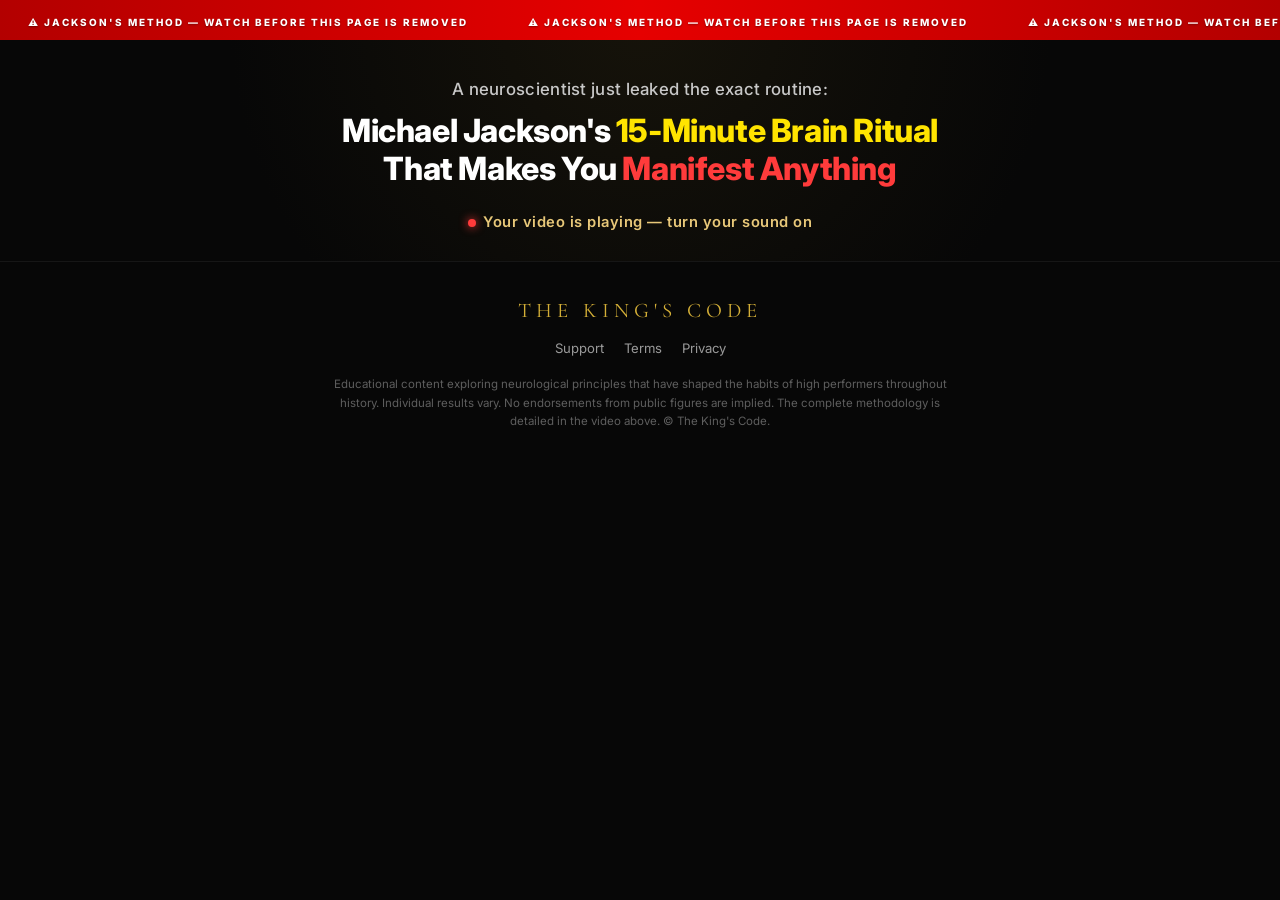
<file: kings-code/index.html>
<!DOCTYPE html>
<html lang="en">
<head>
  <meta charset="UTF-8" />
  <meta name="viewport" content="width=device-width, initial-scale=1.0" />
  <title>The King's Code</title>

  <script>!function(i,n){i._plt=i._plt||(n&&n.timeOrigin?n.timeOrigin+n.now():Date.now())}(window,performance);</script>
<link rel="preload" href="https://scripts.converteai.net/25c4c985-82a3-4132-82a6-af32ed3c8b6e/players/6a66a020761f4a503ede90fb/v4/player.js" as="script">
<link rel="preload" href="https://scripts.converteai.net/lib/js/smartplayer-wc/v4/smartplayer.js" as="script">
<link rel="preload" href="https://cdn.converteai.net/25c4c985-82a3-4132-82a6-af32ed3c8b6e/6a6152dc5349fb69c3dd9290/main.m3u8" as="fetch">
<link rel="dns-prefetch" href="https://cdn.converteai.net">
<link rel="dns-prefetch" href="https://scripts.converteai.net">
<link rel="dns-prefetch" href="https://images.converteai.net">
<link rel="dns-prefetch" href="https://license.vturb.com">
  <!-- ============ fim do bloco 1 do embed da VSL ============ -->

  <link rel="preconnect" href="https://fonts.googleapis.com">
  <link rel="preconnect" href="https://fonts.gstatic.com" crossorigin>
  <link href="https://fonts.googleapis.com/css2?family=Cormorant+Garamond:wght@500;600;700&family=Inter:wght@400;500;600;700;800&family=Montserrat:wght@600;700;800&display=swap" rel="stylesheet">

  <!-- Meta Pixel Code -->
<script>
!function(f,b,e,v,n,t,s)
{if(f.fbq)return;n=f.fbq=function(){n.callMethod?
n.callMethod.apply(n,arguments):n.queue.push(arguments)};
if(!f._fbq)f._fbq=n;n.push=n;n.loaded=!0;n.version='2.0';
n.queue=[];t=b.createElement(e);t.async=!0;
t.src=v;s=b.getElementsByTagName(e)[0];
s.parentNode.insertBefore(t,s)}(window, document,'script',
'https://connect.facebook.net/en_US/fbevents.js');
fbq('init', '949689907844141');
fbq('track', 'PageView');
</script>
<noscript><img height="1" width="1" style="display:none"
src="https://www.facebook.com/tr?id=949689907844141&ev=PageView&noscript=1"
/></noscript>
<!-- End Meta Pixel Code -->

  <style>
    :root{
      --bg:#070707; --panel:#111111; --panel-2:#161616;
      --gold:#d4af37; --gold-soft:#e8c879; --gold-deep:#b8932e;
      --red:#ff3b3b; --green:#27c46b;
      --txt:#ececec; --muted:#9a9a9a; --line:rgba(212,175,55,.22);
    }
    *{box-sizing:border-box}
    html,body{margin:0;padding:0;background:var(--bg);color:var(--txt);
      font-family:'Inter',Arial,sans-serif;-webkit-font-smoothing:antialiased;overflow-x:hidden}
    a{text-decoration:none}
    .wrap{max-width:680px;margin:0 auto;padding:0 20px}
    .gold{color:var(--gold)} .red{color:var(--red)}

    /* ===== TOP BAR (scrolling news ticker) ===== */
    .topbar{background:linear-gradient(90deg,#b30000,#e60000,#b30000);
      overflow:hidden;white-space:nowrap;padding:10px 0}
    .topbar .track{display:inline-block;white-space:nowrap;
      animation:ticker 22s linear infinite;will-change:transform}
    .topbar .track span{font-size:.62rem;letter-spacing:2px;text-transform:uppercase;
      color:#fff;font-weight:800;text-shadow:0 1px 2px rgba(0,0,0,.4);padding:0 28px}
    @media(max-width:560px){
      .topbar{padding:8px 0}
      .topbar .track span{font-size:.52rem;letter-spacing:1.4px;padding:0 16px}
    }
    @keyframes ticker{0%{transform:translateX(0)}100%{transform:translateX(-50%)}}

    /* ===== HEADER / HEADLINE ===== */
    .header{background:radial-gradient(circle at 50% -10%,#16130a 0%,var(--bg) 60%);
      padding:40px 0 30px}
    h1.headline{text-align:center;line-height:1.18;margin:0;font-weight:800;
      font-size:2rem;color:#fff;letter-spacing:-.4px}
    h1.headline .pre{display:block;font-weight:500;font-size:1.05rem;color:#c7c7c7;
      letter-spacing:.3px;margin-bottom:12px}
    h1.headline .hl-y{color:#ffe400}
    h1.headline .hl-r{color:var(--red)}

    .vsl{margin:26px auto 0;max-width:400px}
    .play-cue{text-align:center;color:var(--gold-soft);font-size:.92rem;font-weight:600;
      letter-spacing:.5px;margin:16px auto 0;animation:pulse 1.8s infinite}
    .play-cue .dot{display:inline-block;width:8px;height:8px;border-radius:50%;
      background:var(--red);margin-right:7px;vertical-align:middle;box-shadow:0 0 10px var(--red)}
    @keyframes pulse{0%,100%{opacity:1}50%{opacity:.55}}

    .esconder{display:block}

    /* scroll-in animation */
    .anim{opacity:0;transform:translateY(30px);transition:opacity .7s ease,transform .7s ease}
    .anim.in{opacity:1;transform:none}

    /* ===== VTURB BUTTON SLOT ===== */
    .vturb-slot{max-width:520px;margin:0 auto;min-height:66px;border:1.5px dashed rgba(212,175,55,.4);
      border-radius:14px;display:flex;align-items:center;justify-content:center;
      color:rgba(212,175,55,.55);font-size:.68rem;letter-spacing:2.5px;text-transform:uppercase;
      font-weight:700;background:rgba(212,175,55,.03)}

    /* ===== CTA BUTTON ===== */
    .btn-king{display:block;width:100%;max-width:480px;margin:0 auto;cursor:pointer;text-align:center;
      font-family:'Montserrat',sans-serif;font-weight:800;font-size:1.15rem;letter-spacing:.4px;
      color:#fff;text-transform:uppercase;padding:19px 22px;border:none;border-radius:14px;
      background:linear-gradient(180deg,#FF8C4D,#FF6B35 55%,#E55100);
      box-shadow:0 12px 32px rgba(255,107,53,.42);transition:transform .15s,box-shadow .15s;
      animation:glow 2.4s infinite}
    .btn-king:hover{transform:translateY(-3px);box-shadow:0 16px 44px rgba(255,107,53,.6)}
    .btn-king small{display:block;font-family:'Montserrat',sans-serif;font-size:.7rem;font-weight:600;
      letter-spacing:1.5px;opacity:.78;margin-top:5px;text-transform:uppercase}
    @keyframes glow{0%,100%{box-shadow:0 12px 32px rgba(255,107,53,.32)}
      50%{box-shadow:0 12px 40px rgba(255,107,53,.6)}}

    /* ===== SECTIONS ===== */
    .section{padding:60px 0}
    .eyebrow{text-align:center;color:var(--gold);font-size:.74rem;letter-spacing:4px;
      text-transform:uppercase;font-weight:700;margin-bottom:12px}
    h2.sec{text-align:center;font-weight:800;font-size:1.62rem;color:#fff;
      line-height:1.3;margin:0 auto 30px;letter-spacing:-.3px;max-width:560px}
    h2.sec em{font-style:normal;color:var(--gold-soft)}

    /* ===== TIMER ===== */
    .timer-row{text-align:center}
    .timer{display:inline-flex;align-items:center;gap:10px;background:#160606;
      border:1px solid rgba(255,59,59,.3);border-radius:10px;padding:10px 18px;margin-top:18px}
    .timer b{color:var(--red);font-size:1.3rem;font-weight:800;font-variant-numeric:tabular-nums}
    .timer span{color:var(--muted);font-size:.72rem;text-transform:uppercase;letter-spacing:2px}

    /* ===== FAMOUS MARQUEE ===== */
    .fame{background:radial-gradient(circle at 50% 0%,#13100a,var(--bg) 70%);padding-bottom:60px}
    .fame-rows{display:flex;flex-direction:column;gap:14px;margin:6px 0 8px;
      -webkit-mask-image:linear-gradient(90deg,transparent,#000 12%,#000 88%,transparent);
      mask-image:linear-gradient(90deg,transparent,#000 12%,#000 88%,transparent)}
    .fame-row{overflow:hidden;white-space:nowrap}
    .fame-track{display:inline-flex;gap:14px;will-change:transform}
    .fame-track.a{animation:fameMove 34s linear infinite}
    .fame-track.b{animation:fameMove 38s linear infinite reverse}
    @keyframes fameMove{from{transform:translateX(0)}to{transform:translateX(-50%)}}
    .chip{display:inline-flex;flex-direction:column;justify-content:center;
      background:linear-gradient(180deg,var(--panel-2),var(--panel));
      border:1px solid var(--line);border-radius:12px;padding:12px 22px;flex:0 0 auto}
    .chip b{color:#fff;font-size:1rem;font-weight:700;white-space:nowrap}
    .chip span{color:var(--gold);font-size:.66rem;letter-spacing:1.2px;text-transform:uppercase;
      font-weight:700;margin-top:2px;white-space:nowrap}
    .fame-punch{text-align:center;margin-top:38px;font-weight:700;font-size:1.2rem;color:#dcdcdc;
      line-height:1.55;letter-spacing:-.2px}
    .fame-punch .big-you{display:block;font-weight:800;font-size:1.85rem;color:var(--red);margin-top:14px;
      text-shadow:0 0 22px rgba(255,59,59,.35)}

    /* ===== WHAT YOU GET ===== */
    .stack{display:flex;flex-direction:column;gap:18px;max-width:480px;margin:0 auto}
    .card-k{background:linear-gradient(180deg,var(--panel-2),var(--panel));
      border:1px solid var(--line);border-radius:18px;padding:28px 22px;text-align:center;
      transition:transform .18s,border-color .18s}
    .card-k:hover{transform:translateY(-4px);border-color:rgba(212,175,55,.55)}
    .icon-badge{width:62px;height:62px;border-radius:16px;margin:0 auto 14px;
      display:flex;align-items:center;justify-content:center;
      background:radial-gradient(circle at 30% 25%,#221a08,#0d0d0d);
      border:1px solid var(--line)}
    .icon-badge svg{width:30px;height:30px;color:var(--gold)}
    .card-k .tag{font-size:.66rem;letter-spacing:2px;text-transform:uppercase;
      color:var(--gold);font-weight:800;display:block;margin-bottom:6px}
    .card-k h3{margin:0 0 10px;font-size:1.16rem;color:#fff;font-weight:700}
    .card-k p{margin:0 auto 16px;color:var(--muted);font-size:.92rem;line-height:1.55;max-width:340px}
    .val{display:inline-flex;align-items:baseline;gap:10px}
    .val .was{color:var(--muted);text-decoration:line-through;font-size:.9rem}
    .val .now{color:var(--green);font-weight:800;font-size:1.05rem;letter-spacing:.5px}
    .val .inc{color:var(--gold-soft);font-weight:800;font-size:1rem;letter-spacing:1px;text-transform:uppercase}

    /* ===== PRICE ANCHOR ===== */
    .anchor{background:var(--panel);border:1px solid var(--line);border-radius:16px;
      padding:6px 22px;margin:0 auto;max-width:520px}
    .anchor .row-a{display:flex;justify-content:space-between;align-items:center;gap:14px;
      padding:15px 0;border-bottom:1px dashed rgba(255,255,255,.08);font-size:.95rem;text-align:left}
    .anchor .row-a:last-child{border-bottom:none}
    .anchor .row-a .v-red{color:var(--red);font-weight:800;white-space:nowrap}
    .anchor .total{font-weight:800;color:#fff;font-size:1.05rem}
    .anchor .total .v-gold{color:var(--gold-soft);font-size:1.25rem;font-weight:800;white-space:nowrap}

    /* ===== PRICE CARD ===== */
    .pricebox{text-align:center;margin:30px auto 0;max-width:520px;
      background:radial-gradient(circle at 50% 0%,#1f1809,var(--panel));
      border:1px solid rgba(212,175,55,.45);border-radius:22px;padding:34px 24px;
      box-shadow:0 0 60px rgba(212,175,55,.1) inset, 0 16px 40px rgba(0,0,0,.5)}
    .pricebox .crown{width:54px;height:54px;margin:0 auto 14px;color:var(--gold)}
    .pricebox .crown svg{width:54px;height:54px}
    .pricebox .kicker{color:var(--gold-soft);text-transform:uppercase;letter-spacing:3px;
      font-size:.74rem;font-weight:800}
    .pricebox .price-line{text-align:center;margin:6px 0 2px}
    .pricebox .strike{display:block;color:var(--red);text-decoration:line-through;font-size:1.7rem;
      font-family:'Cormorant Garamond',serif;font-weight:600;margin-bottom:-6px}
    .pricebox .big{display:block;font-family:'Cormorant Garamond',serif;font-size:8.5rem;color:var(--gold);
      font-weight:700;line-height:.95;letter-spacing:-3px}
    .pricebox .big small{font-size:1em;vertical-align:baseline;color:var(--gold);font-weight:700}
    .pricebox .once{color:#fff;font-weight:600;letter-spacing:.3px;font-size:.96rem;margin-top:22px}

    /* ===== SCARCITY ===== */
    .scarcity{background:rgba(255,59,59,.05);border:1px solid rgba(255,59,59,.3);
      border-radius:14px;padding:18px;margin:26px auto 0;max-width:520px;text-align:center}
    .scarcity .label{color:var(--red);font-weight:800;text-transform:uppercase;
      letter-spacing:2px;font-size:.76rem;margin-bottom:10px}
    .bar{height:12px;border-radius:8px;background:#2a0d0d;overflow:hidden;margin:10px 0}
    .bar i{display:block;height:100%;width:65%;background:linear-gradient(90deg,var(--red),#ff7a3b);
      transition:width 1.6s ease}
    .scarcity small{color:#d8a0a0;font-size:.84rem}

    /* ===== GUARANTEE (WHITE SECTION) ===== */
    .light{background:#f4f1e9;color:#15110a}
    .light .eyebrow{color:var(--gold-deep)}
    .light h2.sec{color:#15110a}
    .light h2.sec em{color:var(--gold-deep)}
    .guarantee{max-width:560px;margin:0 auto;text-align:center}
    .seal-svg{width:230px;height:auto;margin:0 auto 22px;display:block;
      filter:drop-shadow(0 6px 14px rgba(0,0,0,.18))}
    .guarantee p{color:#3a3326;font-size:1rem;line-height:1.7;max-width:520px;margin:0 auto 16px}
    .guarantee p:last-child{margin-bottom:0}
    .guarantee p b{color:#15110a}
    .guarantee .refund-pill{color:#15110a;background:var(--gold-soft);padding:1px 9px;
      border-radius:5px;font-weight:800}

    /* ===== TESTIMONIAL CAROUSEL ===== */
    .light .testi{background:#fff;border-color:rgba(0,0,0,.08);box-shadow:0 8px 22px rgba(0,0,0,.07)}
    .light .testi .who b{color:#15110a}
    .light .testi .who span{color:var(--gold-deep)}
    .light .testi .stars{color:var(--gold-deep)}
    .light .testi p{color:#3a3326}
    .light .c-dots b{background:#d8d2c4}
    .light .c-dots b.on{background:var(--gold-deep)}
    .light .c-hint{color:#8a8170}
    .carousel{max-width:540px;margin:0 auto;overflow:hidden;position:relative;cursor:pointer}
    .c-track{display:flex;transition:transform .5s ease}
    .c-slide{min-width:100%;padding:4px;box-sizing:border-box}
    .testi{background:var(--panel);border:1px solid var(--line);border-radius:18px;padding:24px}
    .testi .top{display:flex;align-items:center;gap:12px;margin-bottom:12px}
    .testi .av{width:44px;height:44px;border-radius:50%;flex:0 0 44px;
      background:linear-gradient(135deg,var(--gold-soft),var(--gold-deep));color:#1a1300;
      display:flex;align-items:center;justify-content:center;font-weight:800;font-size:1.05rem}
    .testi .who b{color:#fff;font-size:.95rem;display:block;line-height:1.2}
    .testi .who span{color:var(--gold);font-size:.7rem;letter-spacing:.8px;text-transform:uppercase}
    .testi .stars{color:var(--gold);letter-spacing:2px;font-size:.9rem;margin-left:auto}
    .testi p{color:#dcdcdc;font-size:.96rem;line-height:1.6;margin:0;text-align:left}
    .c-dots{display:flex;gap:8px;justify-content:center;margin-top:18px}
    .c-dots b{width:9px;height:9px;border-radius:50%;background:#3a3a3a;cursor:pointer;transition:.25s}
    .c-dots b.on{background:var(--gold);width:26px;border-radius:6px}
    .c-hint{text-align:center;color:var(--muted);font-size:.7rem;margin-top:10px;
      letter-spacing:1.5px;text-transform:uppercase}

    /* ===== FAQ ===== */
    .faq{max-width:560px;margin:0 auto}
    .faq-item{border:1px solid var(--line);border-radius:12px;margin-bottom:12px;
      background:var(--panel);overflow:hidden}
    .faq-q{padding:18px;cursor:pointer;display:flex;justify-content:space-between;
      align-items:center;color:#fff;font-weight:600;font-size:.98rem;gap:12px;text-align:left}
    .faq-q .pm{color:var(--gold);font-size:1.5rem;line-height:1;transition:transform .2s;flex:0 0 auto}
    .faq-item.open .pm{transform:rotate(45deg)}
    .faq-a{max-height:0;overflow:hidden;transition:max-height .3s ease}
    .faq-a p{padding:0 18px 18px;color:var(--muted);font-size:.92rem;line-height:1.65;margin:0;text-align:left}

    /* ===== FINAL ===== */
    footer{border-top:1px solid rgba(255,255,255,.06);padding:36px 0 54px;text-align:center}
    footer .crest{font-family:'Cormorant Garamond',serif;color:var(--gold);font-size:1.3rem;
      letter-spacing:5px;text-transform:uppercase}
    footer .links{margin-top:14px}
    footer .links a{color:var(--muted);font-size:.82rem;margin:0 10px}
    footer .disc{color:#5e5e5e;font-size:.72rem;line-height:1.6;max-width:620px;margin:18px auto 0}

    @media(max-width:560px){
      h1.headline{font-size:1.55rem}
      h1.headline .pre{font-size:.95rem}
      h2.sec{font-size:1.3rem}
      .section{padding:48px 0}
      .pricebox .big{font-size:6rem}
      .card-k{padding:26px 18px}
    }
  </style>
</head>
<body>

  <!-- ===== TOP BAR ===== -->
  <div class="topbar"><div class="track">
    <span>⚠ JACKSON'S METHOD — WATCH BEFORE THIS PAGE IS REMOVED</span>
    <span>⚠ JACKSON'S METHOD — WATCH BEFORE THIS PAGE IS REMOVED</span>
    <span>⚠ JACKSON'S METHOD — WATCH BEFORE THIS PAGE IS REMOVED</span>
    <span>⚠ JACKSON'S METHOD — WATCH BEFORE THIS PAGE IS REMOVED</span>
  </div></div>

  <!-- ===== HEADER + VSL ===== -->
  <header class="header">
    <div class="wrap">
      <h1 class="headline">
        <span class="pre">A neuroscientist just leaked the exact routine:</span>
        Michael Jackson's <span class="hl-y">15-Minute Brain Ritual</span> That Makes You <span class="hl-r">Manifest Anything</span>
      </h1>

      <div class="vsl">
        <vturb-smartplayer id="ab-6ad988ed33164b7b20969103" style="display: block; margin: 0 auto; width: 100%; "></vturb-smartplayer> <script type="text/javascript"> var s=document.createElement("script"); s.src="https://scripts.converteai.net/528ac277-8029-4ec6-a3db-8da993dd5d9a/ab-test/6ad988ed33164b7b20969103/player.js", s.async=!0,document.head.appendChild(s); </script>
      </div>

      <div class="play-cue"><span class="dot"></span>Your video is playing — turn your sound on</div>
    </div>
  </header>

  <style>
    .hide {
      display: none;
    }
  </style>

  <script>
    /* ÚNICO controle de revelação da página.
       Sincronizado com o TEMPO ASSISTIDO do vídeo (VTurb/SmartPlayer),
       não com o tempo de página. Pausou o vídeo, o contador para. */
    /* ============================================================
       [TROCAR AQUI: TEMPO DO PITCH]
       Segundos de VIDEO ASSISTIDO para revelar botao, preco e oferta.
       Ex.: pitch aos 20min30s  ->  delaySeconds = 1230
       (conta tempo assistido, nao tempo de pagina: pausou, para)
       ============================================================ */
    var delaySeconds = 1569; /* 26min09s de video assistido */
    var player = document.querySelector("vturb-smartplayer");
    if (player) {
      var jaArmado = false;
      function armarReveal() {
        if (jaArmado) return;
        if (typeof player.displayHiddenElements !== "function") return;
        jaArmado = true;
        player.displayHiddenElements(delaySeconds, [".hide"], {
          persist: true
        });
      }
      /* Caso o player já esteja pronto antes deste listener existir */
      player.addEventListener("player:ready", armarReveal);
      var tentativa = setInterval(function () {
        armarReveal();
        if (jaArmado) clearInterval(tentativa);
      }, 300);
      setTimeout(function () { clearInterval(tentativa); }, 30000);
    }
  </script>

  <main class="hide">

    <!-- VTURB BUTTON SLOT + TIMER -->
    <div class="section" style="padding:20px 0 40px">
      <div class="wrap anim timer-row">
        <a href="https://usethekingscode.com/go/456407/?hid=b2lkPW9mZl85MTYxODY5JmFpZD1hZmZfMDU5NzY5NCZ1aWQ9YmxfMzE5MDU0Mw%3D%3D&affid=aff_0597694" class="btn-king smartplayer-scroll-event" style="margin-bottom:18px">Get My Access</a>
        <div class="timer"><span>Founding price expires in</span><b id="timer">15:00</b></div>
      </div>
    </div>

    <!-- FAMOUS / AUTHORITY -->
    <section class="section fame esconder">
      <div class="wrap anim">
        <div class="eyebrow">The Pattern Is Everywhere</div>
        <h2 class="sec">The most powerful people alive ran a version of <em>this exact method</em>.</h2>

        <div class="fame-rows">
          <div class="fame-row"><div class="fame-track a">
            <div class="chip"><b>Michael Jackson</b><span>The King</span></div>
            <div class="chip"><b>Muhammad Ali</b><span>"I am the greatest"</span></div>
            <div class="chip"><b>Michael Phelps</b><span>23× Olympic Gold</span></div>
            <div class="chip"><b>Jim Carrey</b><span>The $10M check</span></div>
            <div class="chip"><b>Oprah Winfrey</b><span>Built an empire</span></div>
            <div class="chip"><b>Michael Jackson</b><span>The King</span></div>
            <div class="chip"><b>Muhammad Ali</b><span>"I am the greatest"</span></div>
            <div class="chip"><b>Michael Phelps</b><span>23× Olympic Gold</span></div>
            <div class="chip"><b>Jim Carrey</b><span>The $10M check</span></div>
            <div class="chip"><b>Oprah Winfrey</b><span>Built an empire</span></div>
          </div></div>

          <div class="fame-row"><div class="fame-track b">
            <div class="chip"><b>Conor McGregor</b><span>Saw every win first</span></div>
            <div class="chip"><b>Kobe Bryant</b><span>Mamba mentality</span></div>
            <div class="chip"><b>Steve Jobs</b><span>Reality distortion</span></div>
            <div class="chip"><b>Arnold Schwarzenegger</b><span>Saw it before it happened</span></div>
            <div class="chip"><b>Will Smith</b><span>Spoke it into being</span></div>
            <div class="chip"><b>Conor McGregor</b><span>Saw every win first</span></div>
            <div class="chip"><b>Kobe Bryant</b><span>Mamba mentality</span></div>
            <div class="chip"><b>Steve Jobs</b><span>Reality distortion</span></div>
            <div class="chip"><b>Arnold Schwarzenegger</b><span>Saw it before it happened</span></div>
            <div class="chip"><b>Will Smith</b><span>Spoke it into being</span></div>
          </div></div>
        </div>

        <div class="fame-punch">
          Every single one of them ran their own version of this.
          <span class="big-you">So why wouldn't YOU?</span>
        </div>
      </div>
    </section>

    <!-- WHAT YOU GET -->
    <section class="section esconder">
      <div class="wrap anim">
        <div class="eyebrow">What You Step Into Today</div>
        <h2 class="sec">Not a course. Not another thing to <em>learn</em>.<br>A done-for-you execution protocol.</h2>

        <div class="stack">
          <div class="card-k">
            <div class="icon-badge">
              <svg viewBox="0 0 24 24" fill="currentColor"><path d="M2 8.5l4.6 3.2L12 4l5.4 7.7L22 8.5l-1.7 9.5H3.7L2 8.5z"/><rect x="3.7" y="18.6" width="16.6" height="2.2" rx="1"/></svg>
            </div>
            <span class="tag">The Core Protocol</span>
            <h3>The King's Code App</h3>
            <p>Open it, press play, run the exact 4 phases — Reset, Syntax, Mirror, Anchor — personalized to your own nervous system. Nothing to design, decide, or write.</p>
            <div class="val"><span class="inc">Included</span></div>
          </div>

          <div class="card-k">
            <div class="icon-badge">
              <svg viewBox="0 0 24 24" fill="none" stroke="currentColor" stroke-width="1.8" stroke-linecap="round" stroke-linejoin="round"><rect x="5" y="3" width="14" height="18" rx="2"/><path d="M9 3v18"/><path d="M12 8h4M12 12h4M12 16h3"/></svg>
            </div>
            <span class="tag">Bonus #1</span>
            <h3>The 100 Million Journal</h3>
            <p>Modeled on the handwritten pages from the Thriller cycle. Writing the day's syntax by hand reaches motor-cortex regions screens can't — accelerating the protocol by ~60%.</p>
            <div class="val"><span class="was">$59</span><span class="now">FREE</span></div>
          </div>

          <div class="card-k">
            <div class="icon-badge">
              <svg viewBox="0 0 24 24" fill="none" stroke="currentColor" stroke-width="1.6" stroke-linecap="round" stroke-linejoin="round"><path d="M9.5 3.5A2.8 2.8 0 0 0 6.7 6 2.8 2.8 0 0 0 5 11a2.8 2.8 0 0 0 1.3 4.8A2.6 2.6 0 0 0 9 19.5a2.2 2.2 0 0 0 2.5-2V5.5a2 2 0 0 0-2-2z"/><path d="M14.5 3.5A2.8 2.8 0 0 1 17.3 6 2.8 2.8 0 0 1 19 11a2.8 2.8 0 0 1-1.3 4.8 2.6 2.6 0 0 1-2.7 3.7 2.2 2.2 0 0 1-2.5-2V5.5a2 2 0 0 1 2-2z"/></svg>
            </div>
            <span class="tag">Bonus #2</span>
            <h3>The Genius Neuroscience Mastery Pack</h3>
            <p>Twelve 5-minute decoders showing what Napoleon Hill, Joseph Murphy and Maxwell Maltz got right about identity reprogramming — so the doubt never wins at day 31.</p>
            <div class="val"><span class="was">$79</span><span class="now">FREE</span></div>
          </div>

          <div class="card-k">
            <div class="icon-badge">
              <svg viewBox="0 0 24 24" fill="none" stroke="currentColor" stroke-width="1.7" stroke-linecap="round" stroke-linejoin="round"><circle cx="5" cy="6" r="2"/><circle cx="19" cy="7.5" r="2"/><circle cx="12" cy="19" r="2"/><circle cx="12" cy="11" r="2.6"/><path d="M6.7 6.7l3 3M16.9 8.3l-2.7 1.4M12 13.6V17"/></svg>
            </div>
            <span class="tag">Bonus #3</span>
            <h3>The Apex Neurology Decoder</h3>
            <p>The full biological walkthrough of everything firing inside your brain during the protocol — in plain English, with the fMRI imaging from the original studies.</p>
            <div class="val"><span class="was">$67</span><span class="now">FREE</span></div>
          </div>

          <div class="card-k">
            <div class="icon-badge">
              <svg viewBox="0 0 24 24" fill="none" stroke="currentColor" stroke-width="1.7" stroke-linecap="round" stroke-linejoin="round"><rect x="3" y="7" width="18" height="13" rx="2"/><path d="M3 11h18"/><path d="M6.5 7l2 4M11 7l2 4M15.5 7l2 4"/></svg>
            </div>
            <span class="tag">Bonus #4</span>
            <h3>The Biopic Code</h3>
            <p>A frame-by-frame breakdown of the 5 exact scenes in the new film where the protocol hides in plain sight — including the mirror moment. You leave with decoder eyes.</p>
            <div class="val"><span class="was">$49</span><span class="now">FREE</span></div>
          </div>
        </div>
      </div>
    </section>

    <!-- PRICE ANCHOR + CARD -->
    <section class="section esconder">
      <div class="wrap anim">
        <div class="eyebrow">What This Should Cost You</div>
        <h2 class="sec">Every other version of this drained <em>thousands</em> — and gave you a fragment.</h2>

        <div class="anchor" id="anchorBox">
          <div class="row-a"><span>12 therapy sessions (min. for behavioral change)</span><span class="v-red">$2,400</span></div>
          <div class="row-a"><span>90 days of reputable identity coaching</span><span class="v-red">$5,000+</span></div>
          <div class="row-a"><span>The manifestation courses you already bought</span><span class="v-red">$800–$3,000</span></div>
          <div class="row-a"><span>Everything inside The King's Code today</span><span class="v-red">$254 value</span></div>
          <div class="row-a total"><span>Your price today</span><span class="v-gold">$97 once</span></div>
        </div>

        <div class="pricebox">
          <div class="crown">
            <svg viewBox="0 0 24 24" fill="currentColor"><path d="M2 8.5l4.6 3.2L12 4l5.4 7.7L22 8.5l-1.7 9.5H3.7L2 8.5z"/><rect x="3.7" y="18.6" width="16.6" height="2.2" rx="1"/></svg>
          </div>
          <div class="kicker">The King's Code · Lifetime Access</div>
          <div class="price-line">
            <span class="strike">$254</span>
            <span class="big"><small>$</small>97</span>
          </div>
          <div class="once">One payment. Yours for life. No subscription · No renewal · No fine print.</div>

          <a href="https://usethekingscode.com/go/456407/?hid=b2lkPW9mZl85MTYxODY5JmFpZD1hZmZfMDU5NzY5NCZ1aWQ9YmxfMzE5MDU0Mw%3D%3D&affid=aff_0597694" class="btn-king" style="margin-top:24px">Get My Access</a>

          <div class="scarcity">
            <div class="label">Founding Window — Per-User Infrastructure Ceiling</div>
            <div class="bar"><i id="spotsBar"></i></div>
            <small><b style="color:#fff"><span id="spotsNum">47</span> of 72 spots claimed.</b> When they're gone, the founding window closes — no date for when it reopens.</small>
          </div>
        </div>
      </div>
    </section>

    <!-- GUARANTEE -->
    <section class="section light esconder">
      <div class="wrap anim">
        <div class="eyebrow">Zero Risk</div>
        <div class="guarantee">
          <img class="seal-svg" src="garantia.png" alt="60-Day Money-Back Guarantee" />
          <h2 class="sec" style="margin-bottom:18px">The 60-Day Altered Reality Guarantee</h2>
          <p>Run the protocol and watch your own life over the next 60 days. If your reality has not measurably altered — day 3, day 30, day 59 — reach out to our support team and request a refund.</p>
          <p>Every dollar is back in your account within 48 hours. <b>The burden of proof sits entirely on me — not on you.</b></p>
        </div>
      </div>
    </section>

    <!-- TESTIMONIALS -->
    <section class="section light esconder">
      <div class="wrap anim">
        <div class="eyebrow">Real People · Real Results</div>
        <h2 class="sec" style="max-width:340px">89% reported measurable shifts<br><em>before day 30</em>.</h2>

        <div class="carousel" id="carousel">
          <div class="c-track" id="cTrack">
            <div class="c-slide"><div class="testi">
              <div class="top"><div class="av">J</div>
                <div class="who"><b>jadebabyy</b><span>TikTok · 22</span></div>
                <div class="stars">★★★★★</div></div>
              <p>saw this going viral and i was like yeah okay 🙄 but i did the 15 min thing for 4 days straight and LITERALLY made $2,000 out of nowhere?? a brand i pitched MONTHS ago replied. i'm shaking. CRAZY.</p>
            </div></div>

            <div class="c-slide"><div class="testi">
              <div class="top"><div class="av">T</div>
                <div class="who"><b>tyler.exe</b><span>TikTok · 25</span></div>
                <div class="stars">★★★★★</div></div>
              <p>ok i NEVER review apps but i have to. did the mirror part every morning for a week and it's actually unreal. stopped doom-scrolling, locked in, closed a client i'd been ghosting myself on. idk what's in this thing 😭</p>
            </div></div>

            <div class="c-slide"><div class="testi">
              <div class="top"><div class="av">M</div>
                <div class="who"><b>Marcus, 34 — Austin, TX</b><span>Verified · Founder</span></div>
                <div class="stars">★★★★★</div></div>
              <p>Hadn't closed a deal in seven months. Ran the protocol exactly as built and signed two contracts inside my first 21 days — through channels I'd genuinely stopped checking. I'm not a believer in this stuff. I just executed it.</p>
            </div></div>

            <div class="c-slide"><div class="testi">
              <div class="top"><div class="av">S</div>
                <div class="who"><b>sofiaaa.k</b><span>Instagram · 27</span></div>
                <div class="stars">★★★★★</div></div>
              <p>not me crying at 7am doing the affirmations 💀💀 but fr by day 10 something shifted. i stopped overthinking every single thing and money i forgot i was owed literally showed up. this is not a drill bestie.</p>
            </div></div>

            <div class="c-slide"><div class="testi">
              <div class="top"><div class="av">D</div>
                <div class="who"><b>Daniel, 29 — London, UK</b><span>Verified · Cohort 2</span></div>
                <div class="stars">★★★★★</div></div>
              <p>By day 14 the 3 a.m. spiral in my head just… stopped loading. By day 30 a contact I'd ignored for a year reached out about the exact opportunity I'd given up on. No drama. It just quietly happened.</p>
            </div></div>
          </div>
          <div class="c-dots" id="cDots"></div>
        </div>
      </div>
    </section>

    <!-- FAQ -->
    <section class="section esconder">
      <div class="wrap anim">
        <div class="eyebrow">Before You Step Inside</div>
        <h2 class="sec" style="max-width:360px">The three sentences in your head<br><em>right now</em>.</h2>

        <div class="faq">
          <div class="faq-item">
            <div class="faq-q">"What if I'm the broken case — too far gone for this to work?" <span class="pm">+</span></div>
            <div class="faq-a"><p>That sentence is not your intuition. It's the exact identity script the protocol was built to overwrite — the same one that's talked you out of every other version of yourself you tried to become. The biology does not require your belief. Insulin lowers blood sugar in people who hate needles. Your belief is not the variable. Your execution is.</p></div>
          </div>
          <div class="faq-item">
            <div class="faq-q">"I've tried everything in this space. What makes this different?" <span class="pm">+</span></div>
            <div class="faq-a"><p>Two things. First, everything you tried before was a fragment — affirmations without the receptive state, visualization without the linguistic structure, programs without the consolidation phase. The biology never activated because the inputs were always incomplete. Second, everything you tried was generic. This is the only application that delivers the complete 4-phase architecture and calibrates it, in real time, to your specific nervous system.</p></div>
          </div>
          <div class="faq-item">
            <div class="faq-q">"15 minutes a day sounds easy — but can I really stay consistent for 90 days?" <span class="pm">+</span></div>
            <div class="faq-a"><p>Fifteen minutes is less than your morning coffee, less than your commute, less than one episode of what you watched last night. The app is engineered to require almost nothing from you — press play in the morning, stand in front of a mirror for five minutes, press play before bed. The phases sequence themselves. The only thing you're responsible for is showing up.</p></div>
          </div>
          <div class="faq-item">
            <div class="faq-q">"Is this really a one-time payment?" <span class="pm">+</span></div>
            <div class="faq-a"><p>Yes. $97, once. No monthly charge. No subscription quietly draining your account. No renewal. You pay once, the application is yours, and the protocol runs inside your nervous system for the rest of your life.</p></div>
          </div>
        </div>
      </div>
    </section>

    <!-- FINAL CTA -->
    <section class="section esconder">
      <div class="wrap anim" style="text-align:center">
        <h2 class="sec">You can run your <em>first protocol today</em><br>and feel the first shift before you sleep.</h2>
        <p style="color:var(--muted);font-size:1rem;line-height:1.65;max-width:560px;margin:0 auto 18px">
          Ninety days from this moment you are going to be one of two people. The one who pressed the button — or the one who closed the tab and is sitting in the same chair, with the same Sunday feeling, ninety days from now.</p>
        <p style="color:var(--muted);font-size:1rem;line-height:1.65;max-width:560px;margin:0 auto 28px">
          The risk sits entirely on my side. The only thing on yours is 15 minutes a day.</p>
        <a href="https://usethekingscode.com/go/456407/?hid=b2lkPW9mZl85MTYxODY5JmFpZD1hZmZfMDU5NzY5NCZ1aWQ9YmxfMzE5MDU0Mw%3D%3D&affid=aff_0597694" class="btn-king">Get My Access Now</a>
        <div class="c-hint" style="margin-top:16px">I'll see you on the other side.</div>
      </div>
    </section>

  </main>

  <footer>
    <div class="wrap">
      <div class="crest">The King's Code</div>
      <div class="links">
        <a href="#">Support</a><a href="#">Terms</a><a href="#">Privacy</a>
      </div>
      <p class="disc">
        Educational content exploring neurological principles that have shaped the habits of high performers throughout history. Individual results vary. No endorsements from public figures are implied. The complete methodology is detailed in the video above. © The King's Code.
      </p>
    </div>
  </footer>

  <script>
    document.addEventListener("DOMContentLoaded", function () {
      /* O contador de 15 min só começa a descer quando o conteúdo for revelado.
         Observa a visibilidade real do <main>, então funciona independente de
         COMO o VTurb revela (classe, style inline ou CSS injetado). */
      var timerIniciado = false;

      (function(){
        var alvo = document.querySelector("main");
        if (!alvo){ startTimer(); return; }

        /* Só considera "revelado" quando o <main> realmente ocupa espaço na tela,
           ou seja, quando as seções e o botão já renderizaram. Funciona
           independente de COMO o VTurb revela (remove a classe, style inline
           ou CSS injetado). */
        function revelado(){
          if (getComputedStyle(alvo).display === "none") return false;
          if (alvo.offsetParent === null) return false;
          return alvo.getBoundingClientRect().height > 0;
        }

        if (revelado()){ startTimer(); return; }   // caso persist:true já tenha liberado

        var vigia = setInterval(function(){
          if (!revelado()) return;
          clearInterval(vigia);
          if (mo) mo.disconnect();
          startTimer();
        }, 250);

        /* Reação imediata à mudança de classe/style, sem esperar o próximo tick */
        var mo = null;
        if (window.MutationObserver){
          mo = new MutationObserver(function(){
            if (!revelado()) return;
            clearInterval(vigia);
            mo.disconnect();
            startTimer();
          });
          mo.observe(alvo, { attributes:true, attributeFilter:["class","style"] });
        }
      })();

      function startTimer(){
        if (timerIniciado) return;
        timerIniciado = true;
        var el = document.getElementById("timer"); if(!el) return;

        var DURACAO = 15*60;                 /* segundos */
        var CHAVE = "kc_timer_inicio";       /* momento em que o contador começou */

        /* localStorage pode falhar (modo privado / storage bloqueado):
           nesse caso cai pra memória e o comportamento é o de antes. */
        var memoria = null;
        function ler(){
          try { return localStorage.getItem(CHAVE); } catch(e){ return memoria; }
        }
        function gravar(v){
          memoria = v;
          try { localStorage.setItem(CHAVE, v); } catch(e){}
        }

        var inicio = parseInt(ler(), 10);
        if (!inicio || isNaN(inicio) || inicio > Date.now()){
          inicio = Date.now();
          gravar(String(inicio));
        }

        function restante(){
          var passou = Math.floor((Date.now() - inicio) / 1000);
          var r = DURACAO - passou;
          return r > 0 ? r : 0;       /* nunca abaixo de zero */
        }

        function paint(){
          var t = restante();
          var m = Math.floor(t/60), s = t%60;
          el.textContent = (m<10?"0":"")+m+":"+(s<10?"0":"")+s;
          return t;
        }

        if (paint() === 0) return;     /* já expirou: congela em 00:00 */

        var iv = setInterval(function(){
          if (paint() === 0) clearInterval(iv);
        },1000);

        /* Se a aba ficou em background, o setInterval é estrangulado pelo
           navegador — ao voltar, repinta a partir do relógio real. */
        document.addEventListener("visibilitychange", function(){
          if (!document.hidden && paint() === 0) clearInterval(iv);
        });
      }

      (function(){
        var bar = document.getElementById("spotsBar");
        var numEl = document.getElementById("spotsNum");
        if(!bar) return;
        var num = 47, MAX = 70, TOTAL = 72;
        function render(){ bar.style.width = (num/TOTAL*100).toFixed(1)+"%"; if(numEl) numEl.textContent = num; }
        render();
        var iv = setInterval(function(){
          if(num >= MAX){ clearInterval(iv); return; }
          num++; render();
        }, 6000);
      })();

      var io = new IntersectionObserver(function(entries){
        entries.forEach(function(en){ if(en.isIntersecting){ en.target.classList.add("in"); io.unobserve(en.target);} });
      }, {threshold:.12});
      document.querySelectorAll(".anim").forEach(function(el){ io.observe(el); });

      document.querySelectorAll(".faq-q").forEach(function(q){
        q.addEventListener("click", function(){
          var item = q.parentElement, a = q.nextElementSibling;
          item.classList.toggle("open");
          a.style.maxHeight = item.classList.contains("open") ? a.scrollHeight + "px" : "0";
        });
      });

      var track = document.getElementById("cTrack");
      if (track){
        var slides = track.children, n = slides.length, idx = 0, iv;
        var dotsWrap = document.getElementById("cDots");
        for (var d=0; d<n; d++){
          var b = document.createElement("b");
          (function(j){ b.addEventListener("click", function(e){ e.stopPropagation(); go(j); }); })(d);
          dotsWrap.appendChild(b);
        }
        var dots = dotsWrap.children;
        function render(){ track.style.transform = "translateX(-"+(idx*100)+"%)";
          for (var k=0;k<n;k++) dots[k].className = (k===idx?"on":""); }
        function go(k){ idx=(k+n)%n; render(); }
        function next(){ go(idx+1); }
        function startAuto(){ stopAuto(); iv=setInterval(next, 3000); }
        function stopAuto(){ if(iv){ clearInterval(iv); iv=null; } }
        var carousel = document.getElementById("carousel");
        var x0=null;
        function down(x){ x0=x; stopAuto(); }
        function up(x){ if(x0===null) return; var dx=x-x0;
          if(dx<-40) next(); else if(dx>40) go(idx-1); x0=null; }
        carousel.addEventListener("touchstart", function(e){ down(e.touches[0].clientX); }, {passive:true});
        carousel.addEventListener("touchend",   function(e){ up(e.changedTouches[0].clientX); }, {passive:true});
        carousel.addEventListener("mousedown",  function(e){ down(e.clientX); });
        carousel.addEventListener("mouseup",    function(e){ up(e.clientX); });
        render(); startAuto();
      }
    });
  </script>
</body>
</html>
</file>
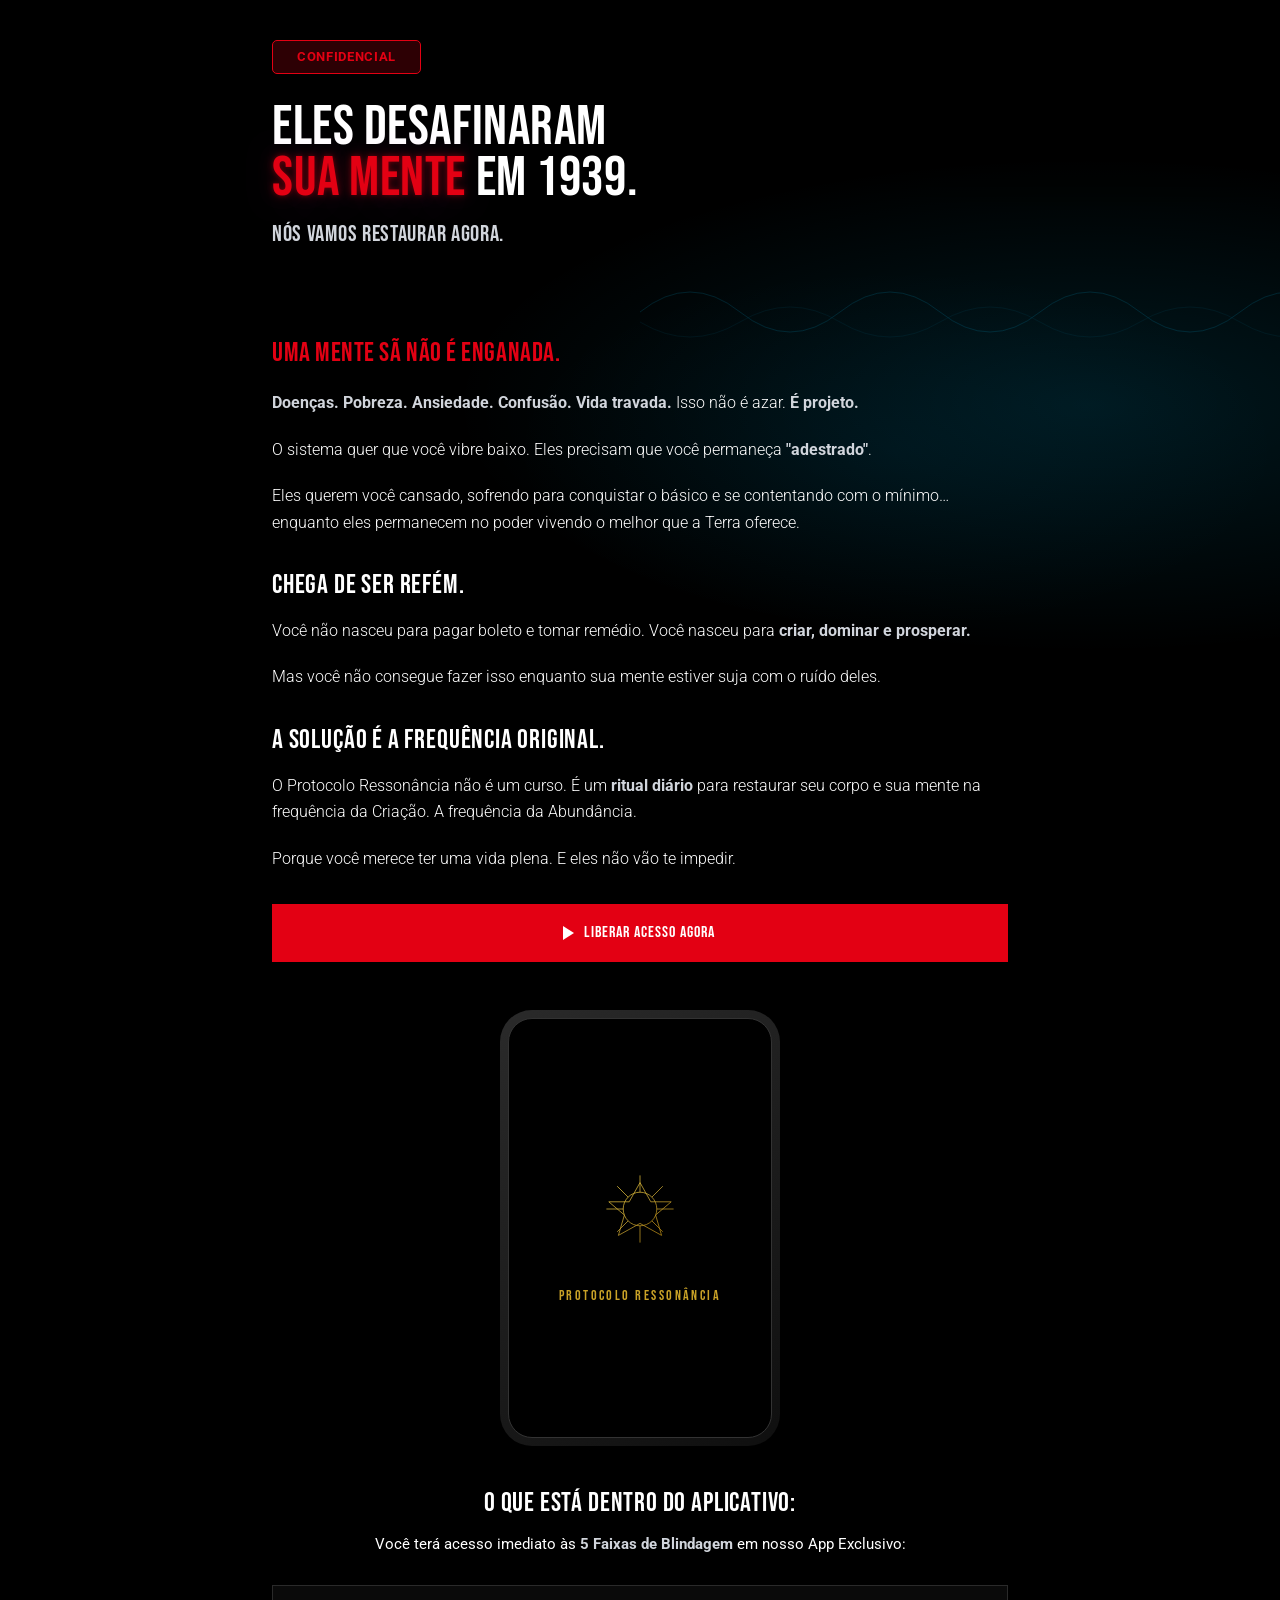
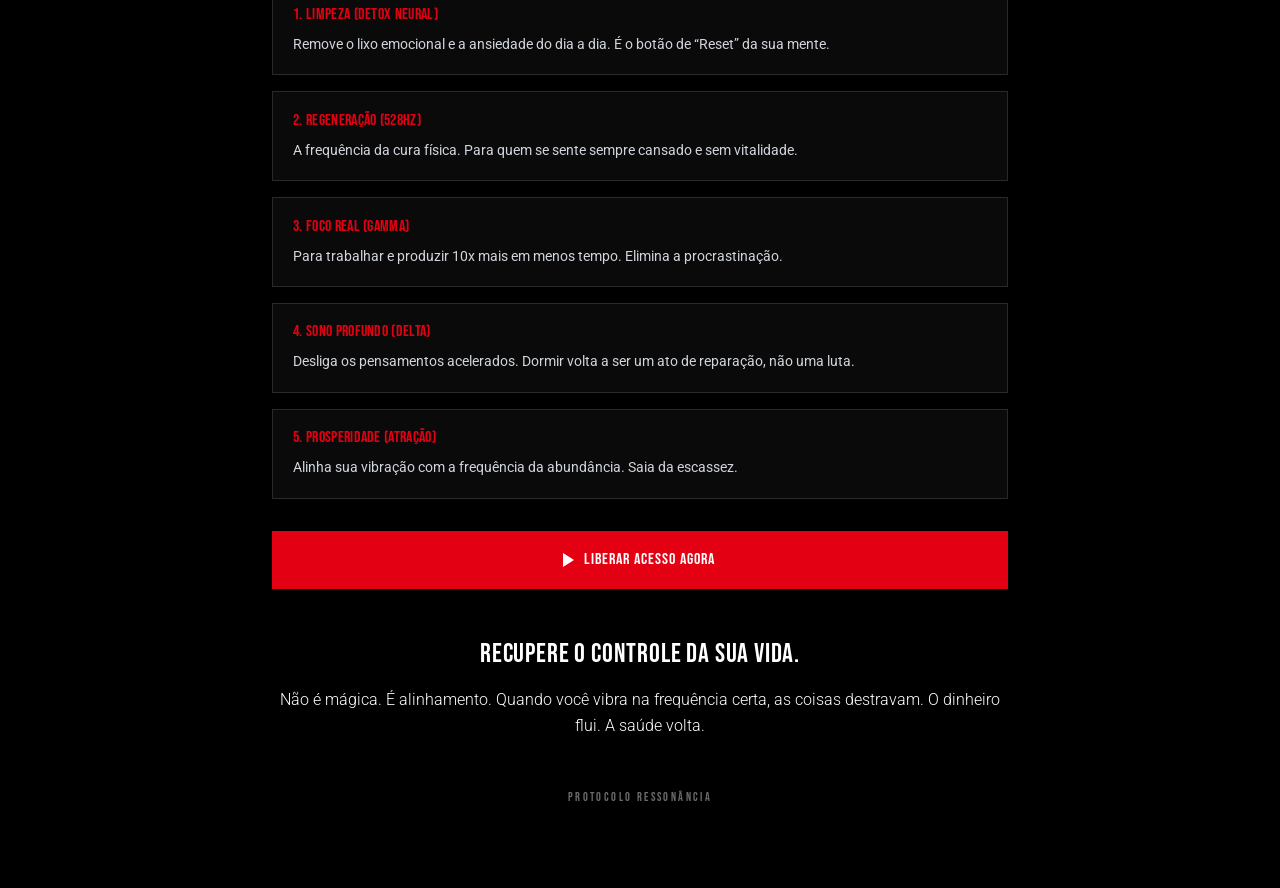
<file: protocolo-ressonancia/index.html>
<!DOCTYPE html>
<html lang="pt-BR">
  <head>
    <meta charset="UTF-8" />
    <meta name="viewport" content="width=device-width, initial-scale=1.0" />
    <title>Protocolo Ressonância</title>
    <link rel="preconnect" href="https://fonts.googleapis.com" />
    <link rel="preconnect" href="https://fonts.gstatic.com" crossorigin />
    <link
      href="https://fonts.googleapis.com/css2?family=Bebas+Neue&family=Roboto:wght@300;400;500;700&display=swap"
      rel="stylesheet"
    />
    <link rel="stylesheet" href="styles.css" />
        <!-- Meta Pixel Code -->
<script>
!function(f,b,e,v,n,t,s)
{if(f.fbq)return;n=f.fbq=function(){n.callMethod?
n.callMethod.apply(n,arguments):n.queue.push(arguments)};
if(!f._fbq)f._fbq=n;n.push=n;n.loaded=!0;n.version='2.0';
n.queue=[];t=b.createElement(e);t.async=!0;
t.src=v;s=b.getElementsByTagName(e)[0];
s.parentNode.insertBefore(t,s)}(window, document,'script',
'https://connect.facebook.net/en_US/fbevents.js');
fbq('init', '1263021638718355');
fbq('track', 'PageView');
</script>
<noscript><img height="1" width="1" style="display:none"
src="https://www.facebook.com/tr?id=1263021638718355&ev=PageView&noscript=1"
/></noscript>
<!-- End Meta Pixel Code -->
      <!-- Google tag (gtag.js) -->
  <script async src="https://www.googletagmanager.com/gtag/js?id=G-R38GHGEJ70"></script>
  <script>
    window.dataLayer = window.dataLayer || [];
    function gtag(){dataLayer.push(arguments);}
    gtag('js', new Date());
  
    gtag('config', 'G-R38GHGEJ70');
  </script>
  </head>
  <body>
    <div class="wave-bg" aria-hidden="true"></div>

    <main class="page">
      <header class="hero">
        <p class="badge">Confidencial</p>
        <h1 class="hero__title">
          <span class="hero__title-line">Eles desafinaram</span>
          <span class="hero__title-line"><span class="text-red">sua mente</span> em 1939.</span>
        </h1>
        <p class="hero__subtitle">Nós vamos restaurar agora.</p>

        <div class="video-wrap">
          <vturb-smartplayer id="vid-69d1eb8ecc7f9d40e571d382" style="display: block; margin: 0 auto; width: 100%; "></vturb-smartplayer> <script type="text/javascript"> var s=document.createElement("script"); s.src="https://scripts.converteai.net/528ac277-8029-4ec6-a3db-8da993dd5d9a/players/69d1eb8ecc7f9d40e571d382/v4/player.js", s.async=!0,document.head.appendChild(s); </script>
        </div>
      </header>

      <section class="section copy-block">
        <h2 class="heading-red">Uma mente sã não é enganada.</h2>
        <p>
          <strong>Doenças. Pobreza. Ansiedade. Confusão. Vida travada.</strong> Isso não é azar.
          <strong>É projeto.</strong>
        </p>
        <p>
          O sistema quer que você vibre baixo. Eles precisam que você permaneça
          <strong>"adestrado"</strong>.
        </p>
        <p>
          Eles querem você cansado, sofrendo para conquistar o básico e se contentando com o mínimo…
          enquanto eles permanecem no poder vivendo o melhor que a Terra oferece.
        </p>

        <h2 class="heading-white">Chega de ser refém.</h2>
        <p>
          Você não nasceu para pagar boleto e tomar remédio. Você nasceu para
          <strong>criar, dominar e prosperar.</strong>
        </p>
        <p>Mas você não consegue fazer isso enquanto sua mente estiver suja com o ruído deles.</p>

        <h2 class="heading-white">A solução é a frequência original.</h2>
        <p>
          O Protocolo Ressonância não é um curso. É um <strong>ritual diário</strong> para restaurar seu
          corpo e sua mente na frequência da Criação. A frequência da Abundância.
        </p>
        <p>Porque você merece ter uma vida plena. E eles não vão te impedir.</p>

        <a class="cta" href="https://pay.kirvano.com/e50a70a4-3ac0-44c1-aeac-ced6a09a26c0">
          <span class="cta__icon" aria-hidden="true"></span>
          Liberar acesso agora
        </a>
      </section>

      <section class="section app-section">
        <figure class="app-preview">
          <div class="app-preview__phone">
            <div class="app-preview__screen">
              <div class="app-preview__logo" aria-hidden="true">
                <svg viewBox="0 0 200 200" xmlns="http://www.w3.org/2000/svg">
                  <defs>
                    <linearGradient id="gold" x1="0%" y1="0%" x2="100%" y2="100%">
                      <stop offset="0%" stop-color="#f4d03f" />
                      <stop offset="50%" stop-color="#d4af37" />
                      <stop offset="100%" stop-color="#b8860b" />
                    </linearGradient>
                  </defs>
                  <g fill="none" stroke="url(#gold)" stroke-width="1.2">
                    <circle cx="100" cy="100" r="28" />
                    <path d="M100 72 L100 44 M100 128 L100 156 M72 100 L44 100 M128 100 L156 100" />
                    <path d="M80 80 L62 62 M120 80 L138 62 M80 120 L62 138 M120 120 L138 138" />
                    <path
                      d="M100 56 L118 88 L152 88 L126 110 L136 144 L100 124 L64 144 L74 110 L48 88 L82 88 Z"
                    />
                  </g>
                </svg>
              </div>
              <p class="app-preview__label">Protocolo Ressonância</p>
            </div>
          </div>
          <figcaption class="visually-hidden">Protocolo Ressonância App Preview</figcaption>
        </figure>

        <h2 class="heading-white heading-tight">O que está dentro do aplicativo:</h2>
        <p class="lead">
          Você terá acesso imediato às <strong>5 Faixas de Blindagem</strong> em nosso App Exclusivo:
        </p>

        <ul class="feature-cards">
          <li class="feature-card">
            <h3 class="feature-card__title">1. Limpeza (Detox Neural)</h3>
            <p>
              Remove o lixo emocional e a ansiedade do dia a dia. É o botão de “Reset” da sua mente.
            </p>
          </li>
          <li class="feature-card">
            <h3 class="feature-card__title">2. Regeneração (528Hz)</h3>
            <p>A frequência da cura física. Para quem se sente sempre cansado e sem vitalidade.</p>
          </li>
          <li class="feature-card">
            <h3 class="feature-card__title">3. Foco Real (Gamma)</h3>
            <p>Para trabalhar e produzir 10x mais em menos tempo. Elimina a procrastinação.</p>
          </li>
          <li class="feature-card">
            <h3 class="feature-card__title">4. Sono Profundo (Delta)</h3>
            <p>
              Desliga os pensamentos acelerados. Dormir volta a ser um ato de reparação, não uma luta.
            </p>
          </li>
          <li class="feature-card">
            <h3 class="feature-card__title">5. Prosperidade (Atração)</h3>
            <p>Alinha sua vibração com a frequência da abundância. Saia da escassez.</p>
          </li>
        </ul>
      </section>
      <a class="cta" href="https://pay.kirvano.com/e50a70a4-3ac0-44c1-aeac-ced6a09a26c0">
        <span class="cta__icon" aria-hidden="true"></span>
        Liberar acesso agora
      </a>

      <footer class="section footer-block">
        <h2 class="heading-white">Recupere o controle da sua vida.</h2>
        <p>
          Não é mágica. É alinhamento. Quando você vibra na frequência certa, as coisas destravam. O
          dinheiro flui. A saúde volta.
        </p>
        <p class="brand-footer">Protocolo Ressonância</p>
      </footer>
    </main>
  </body>
</html>
</file>
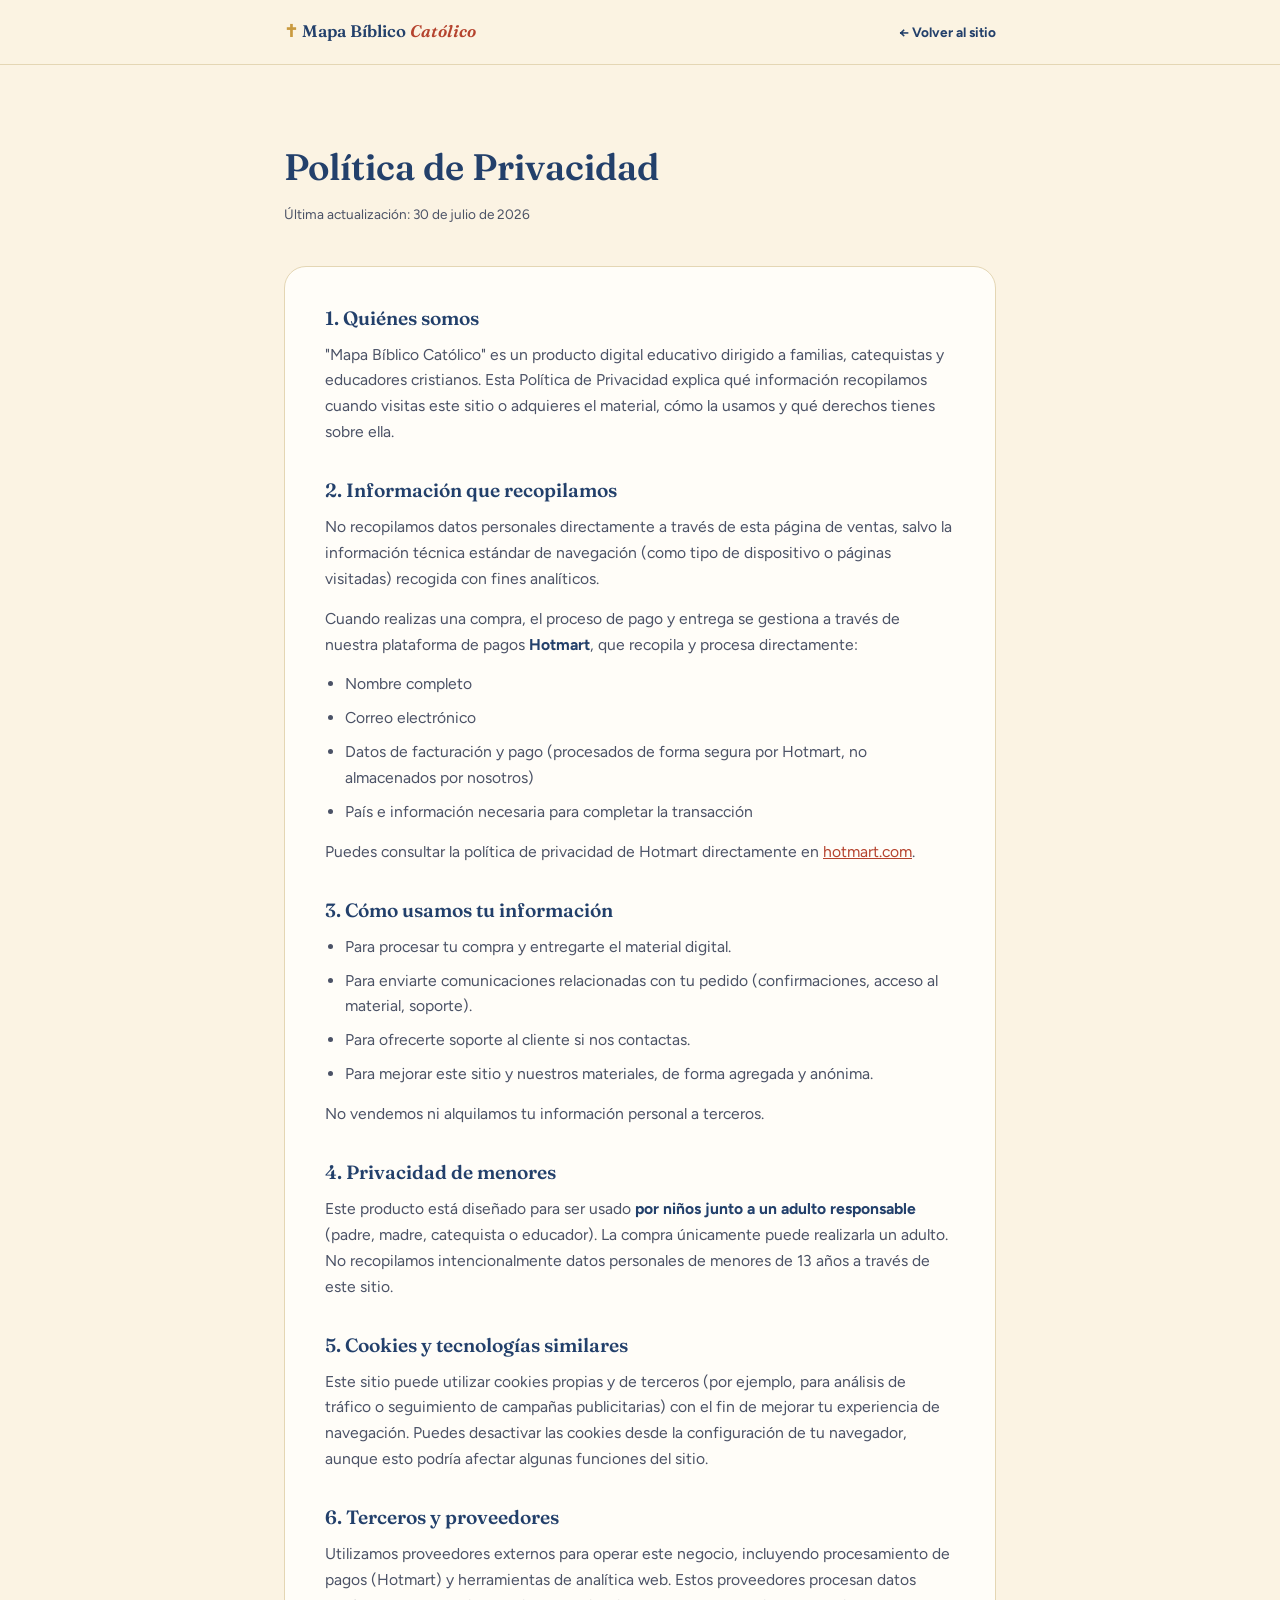
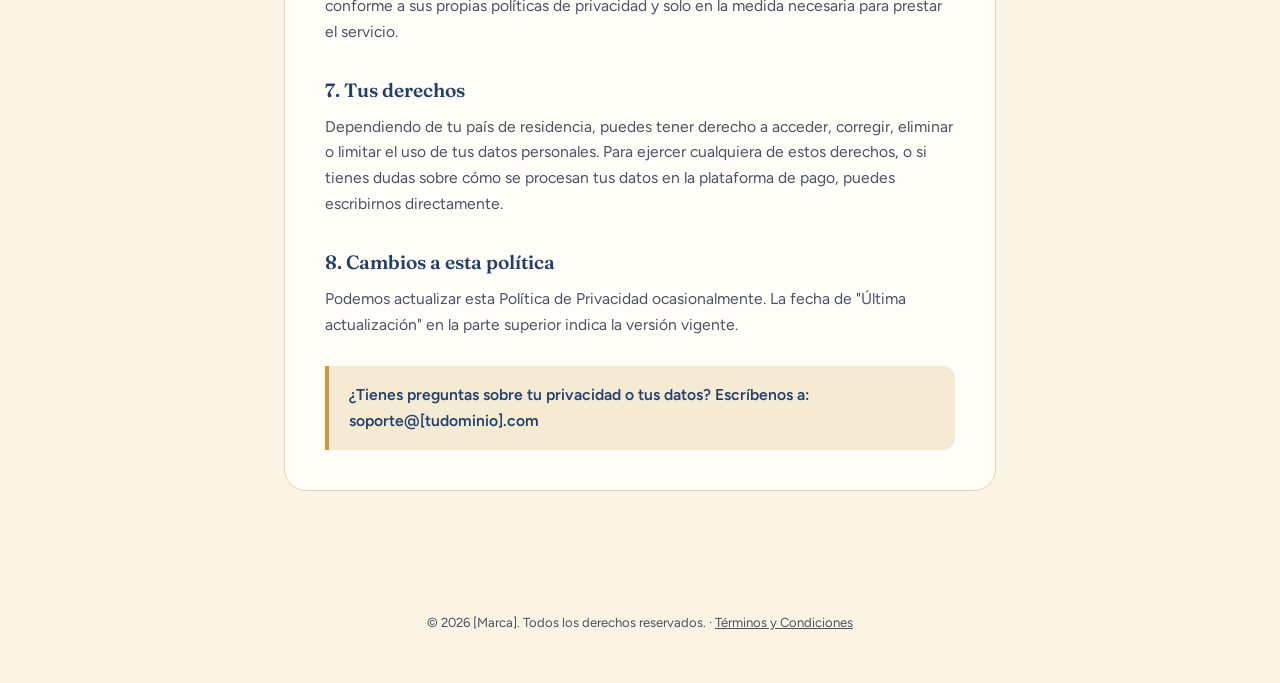
<file: mapabiblico/politica-privacidad.html>
<!DOCTYPE html>
<html lang="es">
<head>
<meta charset="UTF-8">
<meta name="viewport" content="width=device-width, initial-scale=1.0">
<title>Política de Privacidad — Mapa Bíblico Católico</title>
<link rel="preconnect" href="https://fonts.googleapis.com">
<link rel="preconnect" href="https://fonts.gstatic.com" crossorigin>
<link href="https://fonts.googleapis.com/css2?family=Fraunces:ital,wght@0,500;0,600;0,700;1,500;1,600&family=Figtree:wght@400;500;600;700;800&display=swap" rel="stylesheet">
<style>
  :root{
    --indigo:#23406B;
    --indigo-deep:#182b49;
    --parchment:#FBF3E3;
    --parchment-2:#F5EAD4;
    --card:#FFFDF8;
    --gold:#C99A3F;
    --gold-light:#E8C97A;
    --seal:#B5432E;
    --ink:#21283B;
    --ink-soft:#4b5266;
    --line:#E4D6B4;
    --wrap-narrow:760px;
  }
  *{box-sizing:border-box;}
  body{
    margin:0;font-family:'Figtree',sans-serif;background:var(--parchment);
    color:var(--ink);line-height:1.65;-webkit-font-smoothing:antialiased;
  }
  h1,h2{font-family:'Fraunces',serif;color:var(--indigo);line-height:1.2;font-weight:600;}
  a{color:var(--seal);}
  .wrap-narrow{max-width:var(--wrap-narrow);margin:0 auto;padding:0 24px;}

  header.site{
    background:rgba(251,243,227,.9);border-bottom:1px solid var(--line);
  }
  .header-inner{
    max-width:var(--wrap-narrow);margin:0 auto;padding:18px 24px;
    display:flex;align-items:center;justify-content:space-between;
  }
  .brand{font-family:'Fraunces',serif;font-weight:600;color:var(--indigo);font-size:1.05rem;text-decoration:none;}
  .brand em{font-style:italic;color:var(--seal);}
  .brand-mark{color:var(--gold);margin-right:4px;}
  .back-link{font-size:.85rem;font-weight:700;color:var(--indigo);text-decoration:none;}
  .back-link:hover{text-decoration:underline;}

  main{padding:56px 0 72px;}
  h1{font-size:clamp(1.7rem,3.6vw,2.3rem);margin-bottom:8px;}
  .updated{font-size:.85rem;color:var(--ink-soft);margin-bottom:40px;}
  .card{
    background:var(--card);border:1px solid var(--line);border-radius:22px;
    padding:40px;
  }
  @media(max-width:640px){ .card{padding:26px;} }
  .card h2{font-size:1.2rem;margin:34px 0 12px;}
  .card h2:first-of-type{margin-top:0;}
  .card p{margin:0 0 14px;color:var(--ink-soft);font-size:.98rem;}
  .card ul{margin:0 0 14px;padding-left:20px;color:var(--ink-soft);font-size:.98rem;}
  .card li{margin-bottom:8px;}
  .card strong{color:var(--indigo);}
  .contact-box{
    background:var(--parchment-2);border-left:4px solid var(--gold);
    padding:16px 20px;border-radius:0 12px 12px 0;margin-top:28px;
  }
  .contact-box p{margin:0;color:var(--indigo);font-weight:600;}

  footer{padding:36px 0;text-align:center;font-size:.82rem;color:var(--ink-soft);}
  footer a{color:var(--ink-soft);}
</style>
</head>
<body>

<header class="site">
  <div class="header-inner">
    <a href="index.html" class="brand"><span class="brand-mark">✝</span>Mapa Bíblico <em>Católico</em></a>
    <a href="index.html" class="back-link">← Volver al sitio</a>
  </div>
</header>

<main>
  <div class="wrap-narrow">
    <h1>Política de Privacidad</h1>
    <p class="updated">Última actualización: 30 de julio de 2026</p>

    <div class="card">
      <h2>1. Quiénes somos</h2>
      <p>"Mapa Bíblico Católico" es un producto digital educativo dirigido a familias, catequistas y educadores cristianos. Esta Política de Privacidad explica qué información recopilamos cuando visitas este sitio o adquieres el material, cómo la usamos y qué derechos tienes sobre ella.</p>

      <h2>2. Información que recopilamos</h2>
      <p>No recopilamos datos personales directamente a través de esta página de ventas, salvo la información técnica estándar de navegación (como tipo de dispositivo o páginas visitadas) recogida con fines analíticos.</p>
      <p>Cuando realizas una compra, el proceso de pago y entrega se gestiona a través de nuestra plataforma de pagos <strong>Hotmart</strong>, que recopila y procesa directamente:</p>
      <ul>
        <li>Nombre completo</li>
        <li>Correo electrónico</li>
        <li>Datos de facturación y pago (procesados de forma segura por Hotmart, no almacenados por nosotros)</li>
        <li>País e información necesaria para completar la transacción</li>
      </ul>
      <p>Puedes consultar la política de privacidad de Hotmart directamente en <a href="https://www.hotmart.com" target="_blank" rel="noopener">hotmart.com</a>.</p>

      <h2>3. Cómo usamos tu información</h2>
      <ul>
        <li>Para procesar tu compra y entregarte el material digital.</li>
        <li>Para enviarte comunicaciones relacionadas con tu pedido (confirmaciones, acceso al material, soporte).</li>
        <li>Para ofrecerte soporte al cliente si nos contactas.</li>
        <li>Para mejorar este sitio y nuestros materiales, de forma agregada y anónima.</li>
      </ul>
      <p>No vendemos ni alquilamos tu información personal a terceros.</p>

      <h2>4. Privacidad de menores</h2>
      <p>Este producto está diseñado para ser usado <strong>por niños junto a un adulto responsable</strong> (padre, madre, catequista o educador). La compra únicamente puede realizarla un adulto. No recopilamos intencionalmente datos personales de menores de 13 años a través de este sitio.</p>

      <h2>5. Cookies y tecnologías similares</h2>
      <p>Este sitio puede utilizar cookies propias y de terceros (por ejemplo, para análisis de tráfico o seguimiento de campañas publicitarias) con el fin de mejorar tu experiencia de navegación. Puedes desactivar las cookies desde la configuración de tu navegador, aunque esto podría afectar algunas funciones del sitio.</p>

      <h2>6. Terceros y proveedores</h2>
      <p>Utilizamos proveedores externos para operar este negocio, incluyendo procesamiento de pagos (Hotmart) y herramientas de analítica web. Estos proveedores procesan datos conforme a sus propias políticas de privacidad y solo en la medida necesaria para prestar el servicio.</p>

      <h2>7. Tus derechos</h2>
      <p>Dependiendo de tu país de residencia, puedes tener derecho a acceder, corregir, eliminar o limitar el uso de tus datos personales. Para ejercer cualquiera de estos derechos, o si tienes dudas sobre cómo se procesan tus datos en la plataforma de pago, puedes escribirnos directamente.</p>

      <h2>8. Cambios a esta política</h2>
      <p>Podemos actualizar esta Política de Privacidad ocasionalmente. La fecha de "Última actualización" en la parte superior indica la versión vigente.</p>

      <div class="contact-box">
        <p>¿Tienes preguntas sobre tu privacidad o tus datos? Escríbenos a: soporte@[tudominio].com</p>
      </div>
    </div>
  </div>
</main>

<footer>
  <div class="wrap-narrow">
    <p>© 2026 [Marca]. Todos los derechos reservados. · <a href="terminos-condiciones.html">Términos y Condiciones</a></p>
  </div>
</footer>

</body>
</html>
</file>
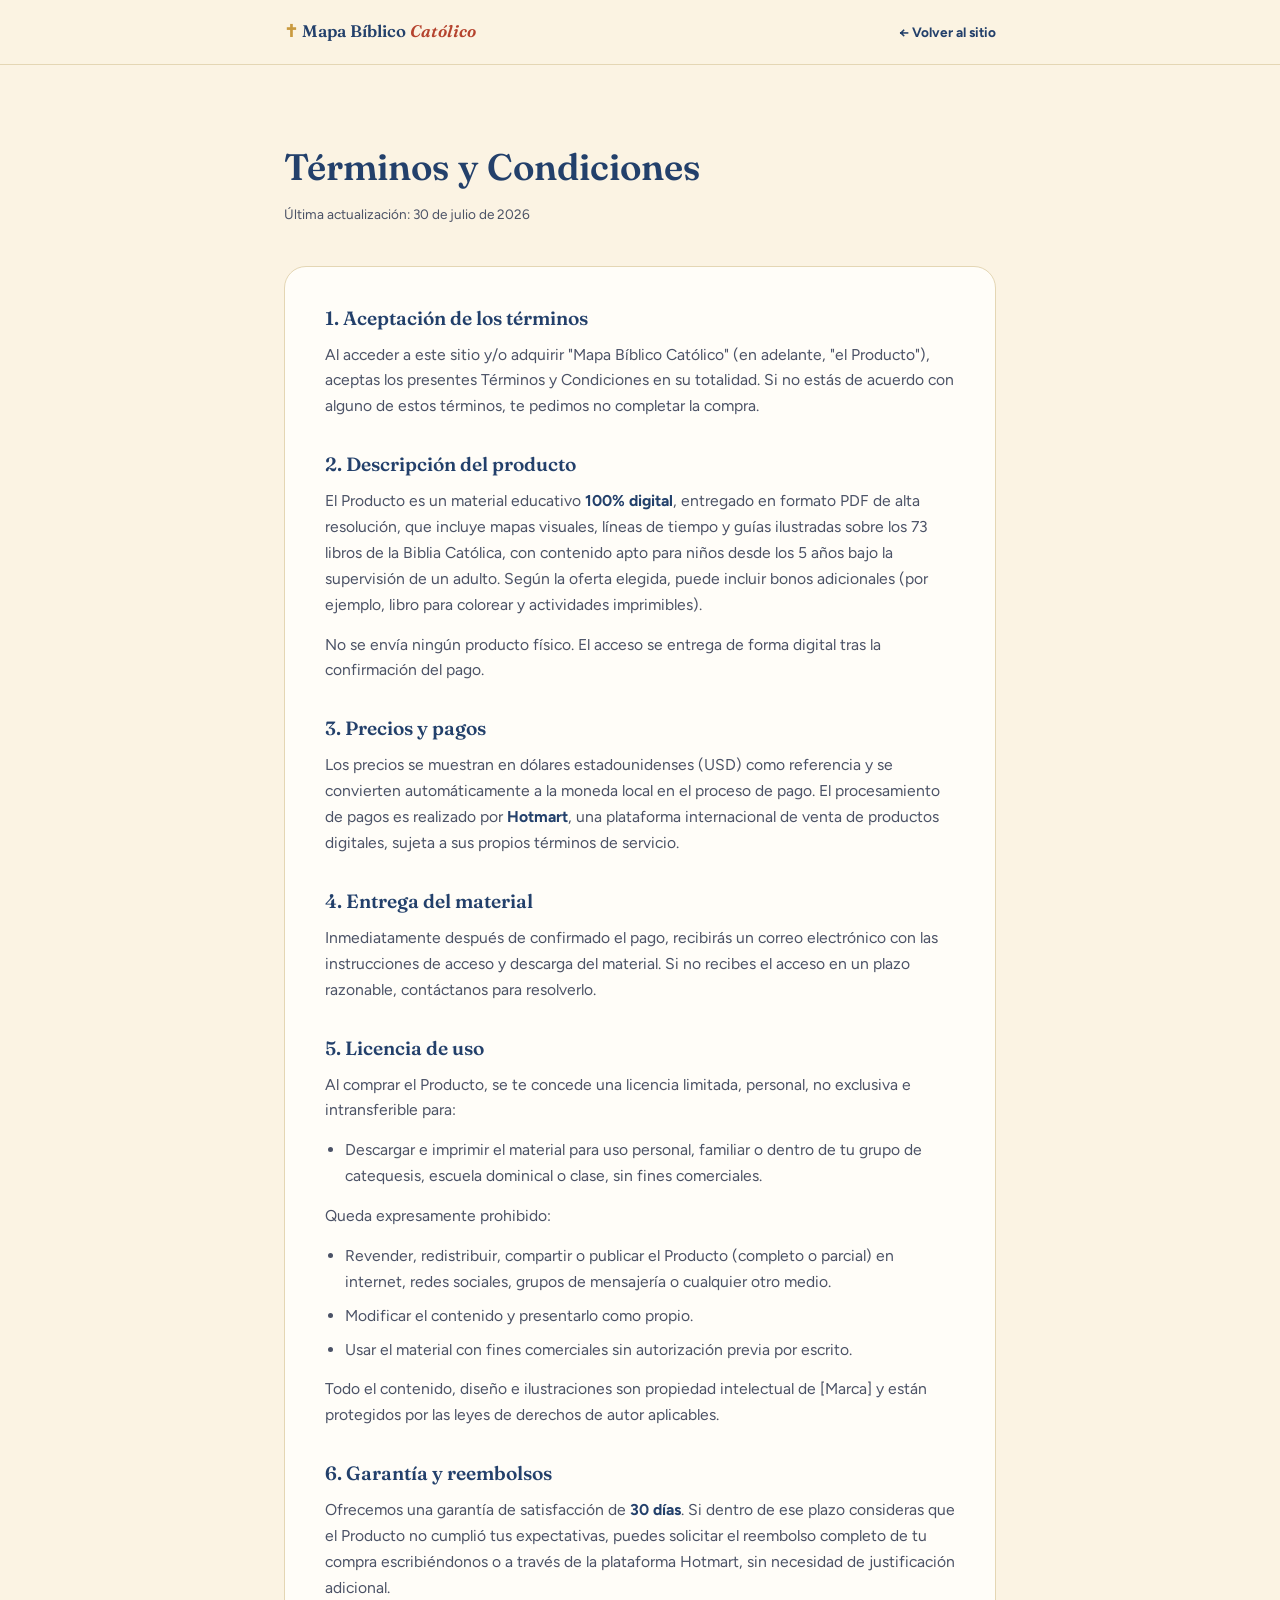
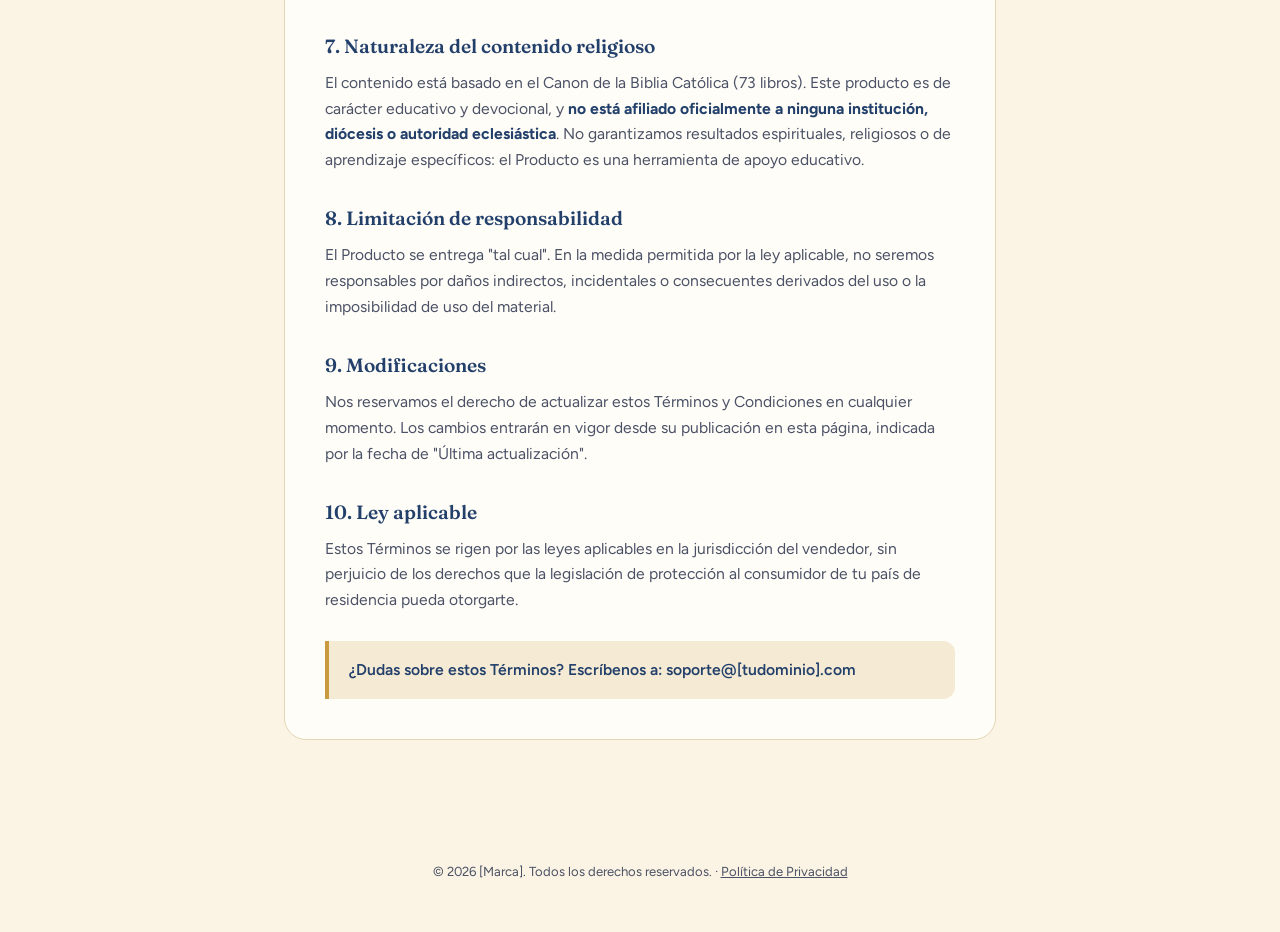
<file: mapabiblico/terminos-condiciones.html>
<!DOCTYPE html>
<html lang="es">
<head>
<meta charset="UTF-8">
<meta name="viewport" content="width=device-width, initial-scale=1.0">
<title>Términos y Condiciones — Mapa Bíblico Católico</title>
<link rel="preconnect" href="https://fonts.googleapis.com">
<link rel="preconnect" href="https://fonts.gstatic.com" crossorigin>
<link href="https://fonts.googleapis.com/css2?family=Fraunces:ital,wght@0,500;0,600;0,700;1,500;1,600&family=Figtree:wght@400;500;600;700;800&display=swap" rel="stylesheet">
<style>
  :root{
    --indigo:#23406B;
    --indigo-deep:#182b49;
    --parchment:#FBF3E3;
    --parchment-2:#F5EAD4;
    --card:#FFFDF8;
    --gold:#C99A3F;
    --gold-light:#E8C97A;
    --seal:#B5432E;
    --ink:#21283B;
    --ink-soft:#4b5266;
    --line:#E4D6B4;
    --wrap-narrow:760px;
  }
  *{box-sizing:border-box;}
  body{
    margin:0;font-family:'Figtree',sans-serif;background:var(--parchment);
    color:var(--ink);line-height:1.65;-webkit-font-smoothing:antialiased;
  }
  h1,h2{font-family:'Fraunces',serif;color:var(--indigo);line-height:1.2;font-weight:600;}
  a{color:var(--seal);}
  .wrap-narrow{max-width:var(--wrap-narrow);margin:0 auto;padding:0 24px;}

  header.site{
    background:rgba(251,243,227,.9);border-bottom:1px solid var(--line);
  }
  .header-inner{
    max-width:var(--wrap-narrow);margin:0 auto;padding:18px 24px;
    display:flex;align-items:center;justify-content:space-between;
  }
  .brand{font-family:'Fraunces',serif;font-weight:600;color:var(--indigo);font-size:1.05rem;text-decoration:none;}
  .brand em{font-style:italic;color:var(--seal);}
  .brand-mark{color:var(--gold);margin-right:4px;}
  .back-link{font-size:.85rem;font-weight:700;color:var(--indigo);text-decoration:none;}
  .back-link:hover{text-decoration:underline;}

  main{padding:56px 0 72px;}
  h1{font-size:clamp(1.7rem,3.6vw,2.3rem);margin-bottom:8px;}
  .updated{font-size:.85rem;color:var(--ink-soft);margin-bottom:40px;}
  .card{
    background:var(--card);border:1px solid var(--line);border-radius:22px;
    padding:40px;
  }
  @media(max-width:640px){ .card{padding:26px;} }
  .card h2{font-size:1.2rem;margin:34px 0 12px;}
  .card h2:first-of-type{margin-top:0;}
  .card p{margin:0 0 14px;color:var(--ink-soft);font-size:.98rem;}
  .card ul{margin:0 0 14px;padding-left:20px;color:var(--ink-soft);font-size:.98rem;}
  .card li{margin-bottom:8px;}
  .card strong{color:var(--indigo);}
  .contact-box{
    background:var(--parchment-2);border-left:4px solid var(--gold);
    padding:16px 20px;border-radius:0 12px 12px 0;margin-top:28px;
  }
  .contact-box p{margin:0;color:var(--indigo);font-weight:600;}

  footer{padding:36px 0;text-align:center;font-size:.82rem;color:var(--ink-soft);}
  footer a{color:var(--ink-soft);}
</style>
</head>
<body>

<header class="site">
  <div class="header-inner">
    <a href="index.html" class="brand"><span class="brand-mark">✝</span>Mapa Bíblico <em>Católico</em></a>
    <a href="index.html" class="back-link">← Volver al sitio</a>
  </div>
</header>

<main>
  <div class="wrap-narrow">
    <h1>Términos y Condiciones</h1>
    <p class="updated">Última actualización: 30 de julio de 2026</p>

    <div class="card">
      <h2>1. Aceptación de los términos</h2>
      <p>Al acceder a este sitio y/o adquirir "Mapa Bíblico Católico" (en adelante, "el Producto"), aceptas los presentes Términos y Condiciones en su totalidad. Si no estás de acuerdo con alguno de estos términos, te pedimos no completar la compra.</p>

      <h2>2. Descripción del producto</h2>
      <p>El Producto es un material educativo <strong>100% digital</strong>, entregado en formato PDF de alta resolución, que incluye mapas visuales, líneas de tiempo y guías ilustradas sobre los 73 libros de la Biblia Católica, con contenido apto para niños desde los 5 años bajo la supervisión de un adulto. Según la oferta elegida, puede incluir bonos adicionales (por ejemplo, libro para colorear y actividades imprimibles).</p>
      <p>No se envía ningún producto físico. El acceso se entrega de forma digital tras la confirmación del pago.</p>

      <h2>3. Precios y pagos</h2>
      <p>Los precios se muestran en dólares estadounidenses (USD) como referencia y se convierten automáticamente a la moneda local en el proceso de pago. El procesamiento de pagos es realizado por <strong>Hotmart</strong>, una plataforma internacional de venta de productos digitales, sujeta a sus propios términos de servicio.</p>

      <h2>4. Entrega del material</h2>
      <p>Inmediatamente después de confirmado el pago, recibirás un correo electrónico con las instrucciones de acceso y descarga del material. Si no recibes el acceso en un plazo razonable, contáctanos para resolverlo.</p>

      <h2>5. Licencia de uso</h2>
      <p>Al comprar el Producto, se te concede una licencia limitada, personal, no exclusiva e intransferible para:</p>
      <ul>
        <li>Descargar e imprimir el material para uso personal, familiar o dentro de tu grupo de catequesis, escuela dominical o clase, sin fines comerciales.</li>
      </ul>
      <p>Queda expresamente prohibido:</p>
      <ul>
        <li>Revender, redistribuir, compartir o publicar el Producto (completo o parcial) en internet, redes sociales, grupos de mensajería o cualquier otro medio.</li>
        <li>Modificar el contenido y presentarlo como propio.</li>
        <li>Usar el material con fines comerciales sin autorización previa por escrito.</li>
      </ul>
      <p>Todo el contenido, diseño e ilustraciones son propiedad intelectual de [Marca] y están protegidos por las leyes de derechos de autor aplicables.</p>

      <h2>6. Garantía y reembolsos</h2>
      <p>Ofrecemos una garantía de satisfacción de <strong>30 días</strong>. Si dentro de ese plazo consideras que el Producto no cumplió tus expectativas, puedes solicitar el reembolso completo de tu compra escribiéndonos o a través de la plataforma Hotmart, sin necesidad de justificación adicional.</p>

      <h2>7. Naturaleza del contenido religioso</h2>
      <p>El contenido está basado en el Canon de la Biblia Católica (73 libros). Este producto es de carácter educativo y devocional, y <strong>no está afiliado oficialmente a ninguna institución, diócesis o autoridad eclesiástica</strong>. No garantizamos resultados espirituales, religiosos o de aprendizaje específicos: el Producto es una herramienta de apoyo educativo.</p>

      <h2>8. Limitación de responsabilidad</h2>
      <p>El Producto se entrega "tal cual". En la medida permitida por la ley aplicable, no seremos responsables por daños indirectos, incidentales o consecuentes derivados del uso o la imposibilidad de uso del material.</p>

      <h2>9. Modificaciones</h2>
      <p>Nos reservamos el derecho de actualizar estos Términos y Condiciones en cualquier momento. Los cambios entrarán en vigor desde su publicación en esta página, indicada por la fecha de "Última actualización".</p>

      <h2>10. Ley aplicable</h2>
      <p>Estos Términos se rigen por las leyes aplicables en la jurisdicción del vendedor, sin perjuicio de los derechos que la legislación de protección al consumidor de tu país de residencia pueda otorgarte.</p>

      <div class="contact-box">
        <p>¿Dudas sobre estos Términos? Escríbenos a: soporte@[tudominio].com</p>
      </div>
    </div>
  </div>
</main>

<footer>
  <div class="wrap-narrow">
    <p>© 2026 [Marca]. Todos los derechos reservados. · <a href="politica-privacidad.html">Política de Privacidad</a></p>
  </div>
</footer>

</body>
</html>
</file>
<file: protocolo-ressonancia/styles.css>
/* Protocolo Ressonância — landing (referência visual: preto / branco / vermelho) */

:root {
  --bg: #000000;
  --text: #fff;
  --copy: #d1d5dc;
  --primary: #e30013;
  --red: var(--primary);
  --red-hover: color-mix(in oklab, var(--primary) 72%, black);
  --card-bg: #0a0a0a;
  --card-border: #2a2a2a;
  --muted: #6b6b6b;
  --wave: rgba(0, 200, 255, 0.12);
  --max: 800px;
  --font: "Roboto", system-ui, sans-serif;
  --font-display: "Bebas Neue", system-ui, sans-serif;
}

*,
*::before,
*::after {
  box-sizing: border-box;
}

html {
  scroll-behavior: smooth;
}

body {
  margin: 0;
  min-height: 100vh;
  font-family: var(--font);
  font-size: 1rem;
  font-weight: 400;
  line-height: 1.65;
  color: var(--text);
  background: var(--bg);
  -webkit-font-smoothing: antialiased;
}

strong {
  font-weight: 700;
  color: var(--copy);
}

.wave-bg {
  pointer-events: none;
  position: fixed;
  inset: 0;
  z-index: 0;
  background:
    radial-gradient(ellipse 90% 50% at 85% 45%, var(--wave) 0%, transparent 55%),
    radial-gradient(ellipse 60% 40% at 70% 50%, rgba(0, 140, 200, 0.06) 0%, transparent 50%);
  mask-image: linear-gradient(to bottom, transparent 0%, black 25%, black 75%, transparent 100%);
}

.wave-bg::before {
  content: "";
  position: absolute;
  top: 28%;
  right: -5%;
  width: 55%;
  height: 42%;
  opacity: 0.35;
  background: url("data:image/svg+xml,%3Csvg xmlns='http://www.w3.org/2000/svg' viewBox='0 0 400 120' preserveAspectRatio='none'%3E%3Cpath d='M0 60 Q50 20 100 60 T200 60 T300 60 T400 60' fill='none' stroke='%2300c8ff' stroke-width='0.8' opacity='0.5'/%3E%3Cpath d='M0 70 Q50 100 100 70 T200 70 T300 70 T400 70' fill='none' stroke='%2300a8dd' stroke-width='0.6' opacity='0.35'/%3E%3C/svg%3E")
    repeat-x;
  background-size: 400px 120px;
}

.page {
  position: relative;
  z-index: 1;
  max-width: var(--max);
  margin: 0 auto;
  padding: 2rem 1.5rem 4rem;
}

/* Hero: texto e badge alinhados à esquerda; vídeo continua largura total */
.hero {
  display: flex;
  flex-direction: column;
  align-items: flex-start;
}

.hero .badge {
  align-self: flex-start;
}

.hero__title,
.hero__subtitle {
  width: 100%;
  text-align: left;
  color: var(--text)
}
.hero__subtitle {
  color: var(--copy)
}

@media (min-width: 768px) {
  .page {
    padding: 2.5rem 2rem 5rem;
  }
}

/* Tipografia de destaque (igual ao projeto original: Bebas Neue) */
.hero__title,
.hero__subtitle,
.heading-red,
.heading-white,
.cta,
.feature-card__title,
.app-preview__label,
.brand-footer {
  font-family: var(--font-display);
  font-weight: 400;
}

/* Badge "Confidencial" — idêntico à referência (Roboto bold, vermelho vivo, fundo quase preto) */
.badge {
  display: inline-block;
  margin: 0 0 1.75rem;
  padding: 8px 24px;
  font-family: var(--font);
  font-size: 0.8125rem;
  font-weight: 700;
  line-height: 1.2;
  letter-spacing: 0.05em;
  text-transform: uppercase;
  color: var(--primary);
  background-color: color-mix(in oklab, var(--primary) 20%, transparent);
  border: 1px solid var(--primary);
  border-radius: 5px;
}

/* Hero — duas linhas; “sua mente” com brilho vermelho (referência) */
.hero__title {
  margin: 0 0 1rem;
  font-size: clamp(2.45rem, 9vw, 3.5rem);
  line-height: 0.92;
  text-transform: uppercase;
  letter-spacing: 0.01em;
}

.hero__title-line {
  display: block;
}

.hero__title .text-red {
  color: var(--primary);
  text-shadow:
    0 0 5px color-mix(in oklab, var(--primary) 40%, transparent),
    0 0 12px color-mix(in oklab, var(--primary) 22%, transparent),
    0 0 24px color-mix(in oklab, var(--primary) 10%, transparent);
}

.hero__subtitle {
  margin: 0 0 2rem;
  font-size: clamp(1.15rem, 3.5vw, 1.45rem);
  text-transform: uppercase;
  letter-spacing: 0.03em;
  line-height: 1.2;
}

.text-red {
  color: var(--red);
}

/* Video */
.video-wrap {
  width: 100%;
  margin-bottom: 0.5rem;
}

.video-frame:focus {
  outline: 2px solid var(--red);
  outline-offset: 4px;
}

/* Sections */
.section {
  padding-top: 3rem;
}

.copy-block p,
.footer-block p {
  margin: 0 0 1.25rem;
  font-size: 1rem;
  font-weight: 300;
}

.heading-red {
  margin: 0 0 1.25rem;
  font-size: clamp(1.7rem, 3.5vw, 1.7rem);
  text-transform: uppercase;
  letter-spacing: 0.02em;
  line-height: 1.25;
  color: var(--red);
}

.heading-white {
  margin: 2rem 0 1rem;
  font-size: clamp(1.7rem, 3.2vw, 1.7rem);
  text-transform: uppercase;
  letter-spacing: 0.03em;
  line-height: 1.25;
  color: var(--text);
}

.copy-block .heading-white:first-of-type {
  margin-top: 1.75rem;
}

.heading-tight {
  margin-top: 2.5rem;
  margin-bottom: 0.75rem;
}

/* CTA */
.cta {
  display: flex;
  align-items: center;
  justify-content: center;
  gap: 0.65rem;
  width: 100%;
  margin-top: 2rem;
  padding: 1rem 1.25rem;
  font-size: 1rem;
  text-transform: uppercase;
  letter-spacing: 0.06em;
  text-decoration: none;
  color: var(--text);
  background: var(--red);
  border: none;
  border-radius: 0;
  transition: background 0.2s ease, transform 0.15s ease;
}

.cta:hover {
  background: var(--red-hover);
}

.cta:active {
  transform: scale(0.99);
}

.cta__icon {
  width: 0;
  height: 0;
  margin-left: -0.15rem;
  border-style: solid;
  border-width: 7px 0 7px 11px;
  border-color: transparent transparent transparent #fff;
}

/* App preview */
.app-section .heading-white.heading-tight,
.app-section .lead {
  text-align: center;
}

.app-section .lead {
  margin: 0 0 1.75rem;
  font-size: 0.95rem;
}

.app-preview {
  margin: 0 0 2rem;
  padding: 0;
  border: none;
}

.app-preview__phone {
  max-width: 280px;
  margin: 0 auto;
  padding: 0.5rem;
  border-radius: 2rem;
  background: linear-gradient(145deg, #2a2a2a, #0f0f0f);
  box-shadow: 0 24px 48px rgba(0, 0, 0, 0.6);
}

.app-preview__screen {
  display: flex;
  flex-direction: column;
  align-items: center;
  justify-content: center;
  gap: 1rem;
  min-height: 420px;
  padding: 2rem 1.5rem;
  border-radius: 1.5rem;
  background: #000;
  border: 1px solid #333;
}

.app-preview__logo {
  width: 120px;
  height: 120px;
}

.app-preview__logo svg {
  width: 100%;
  height: 100%;
}

.app-preview__label {
  margin: 0;
  font-size: 0.85rem;
  text-transform: uppercase;
  letter-spacing: 0.18em;
  color: #c9a227;
}

/* Feature cards */
.feature-cards {
  list-style: none;
  margin: 0;
  padding: 0;
  display: flex;
  flex-direction: column;
  gap: 1rem;
}

.feature-card {
  margin: 0;
  padding: 1.15rem 1.25rem;
  background: var(--card-bg);
  border: 1px solid var(--card-border);
  border-radius: 0;
}

.feature-card__title {
  margin: 0 0 0.5rem;
  font-size: 1rem;
  text-transform: uppercase;
  letter-spacing: 0.02em;
  line-height: 1.25;
  color: var(--red);
}

.feature-card p {
  margin: 0;
  font-size: 0.9rem;
  line-height: 1.6;
  color: var(--copy);
}

/* Footer */
.footer-block .heading-white {
  margin-top: 0;
}

.footer-block {
  text-align: center;
}

.footer-block .heading-white + p {
  text-align: center;
}

.brand-footer {
  margin: 3rem 0 0 !important;
  font-size: 0.75rem !important;
  letter-spacing: 0.2em;
  text-transform: uppercase;
  text-align: center;
  color: var(--muted) !important;
}

.visually-hidden {
  position: absolute;
  width: 1px;
  height: 1px;
  padding: 0;
  margin: -1px;
  overflow: hidden;
  clip: rect(0, 0, 0, 0);
  white-space: nowrap;
  border: 0;
}
</file>
